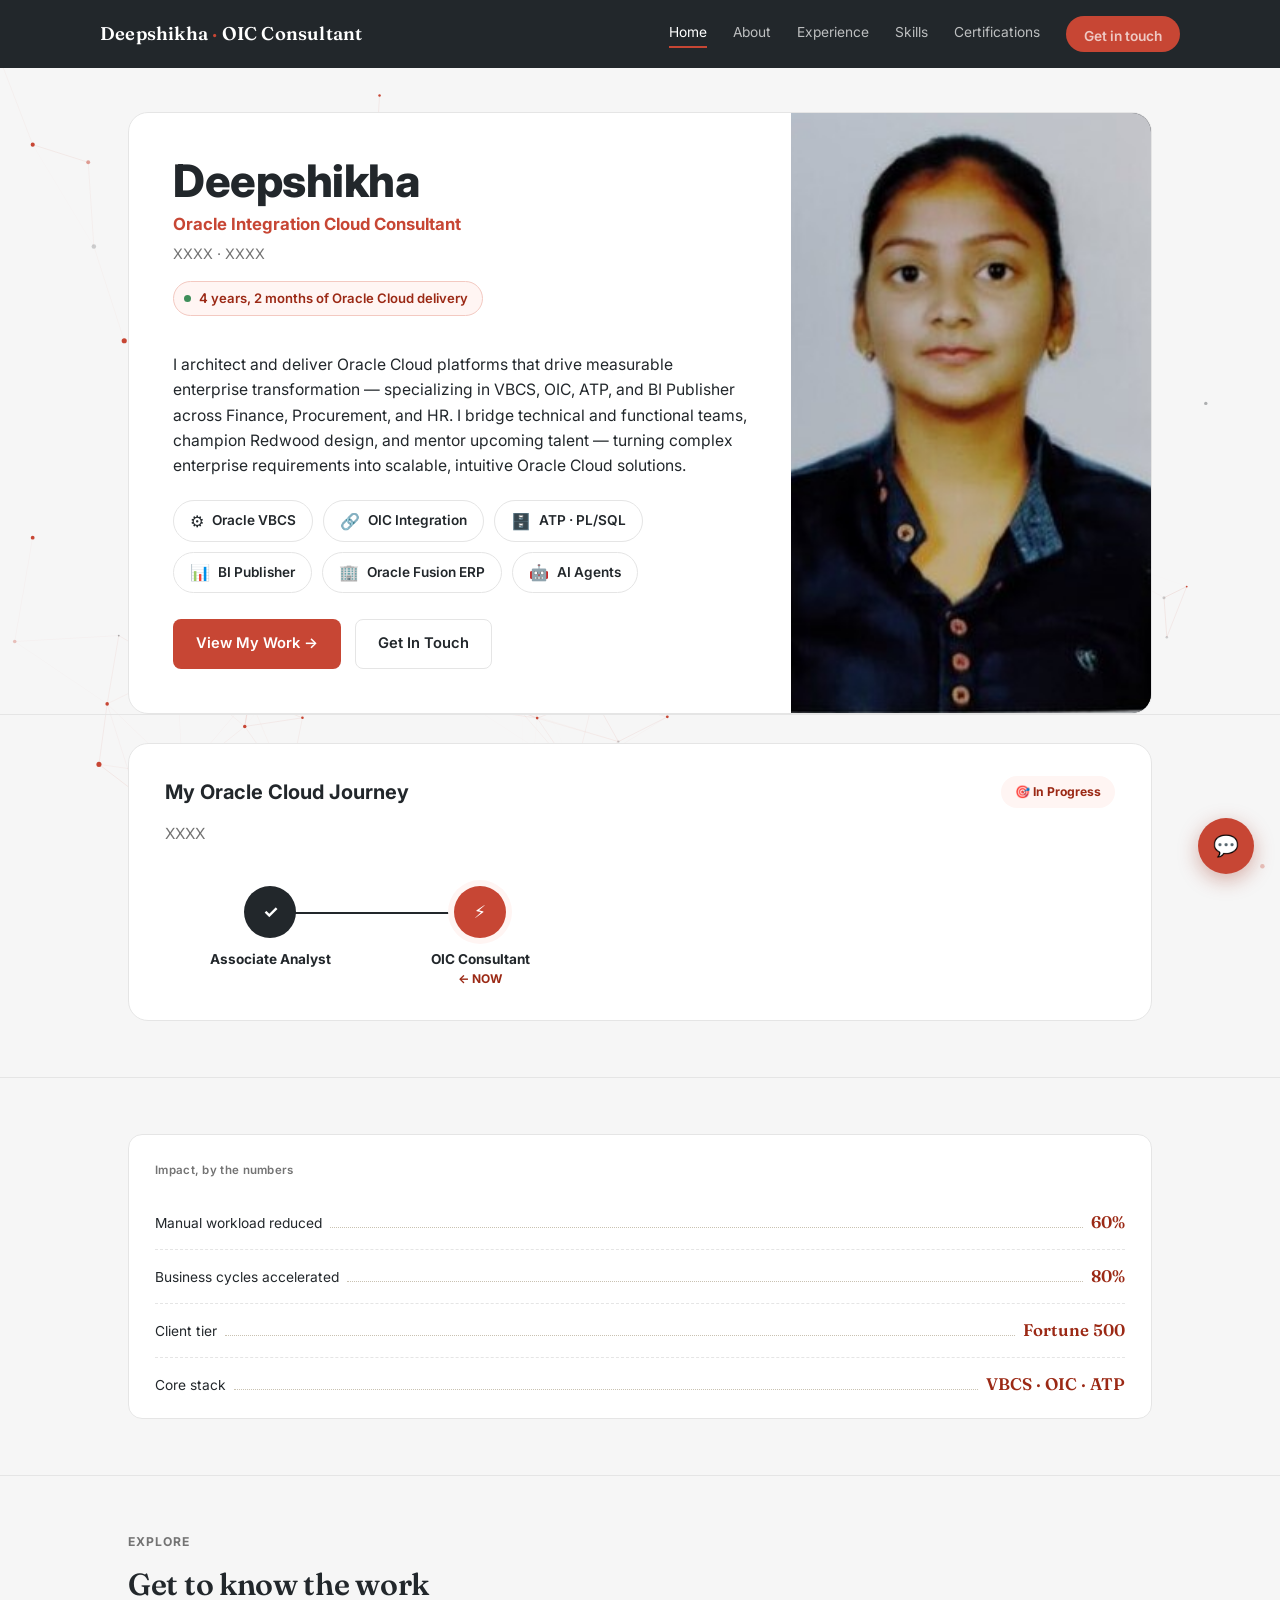
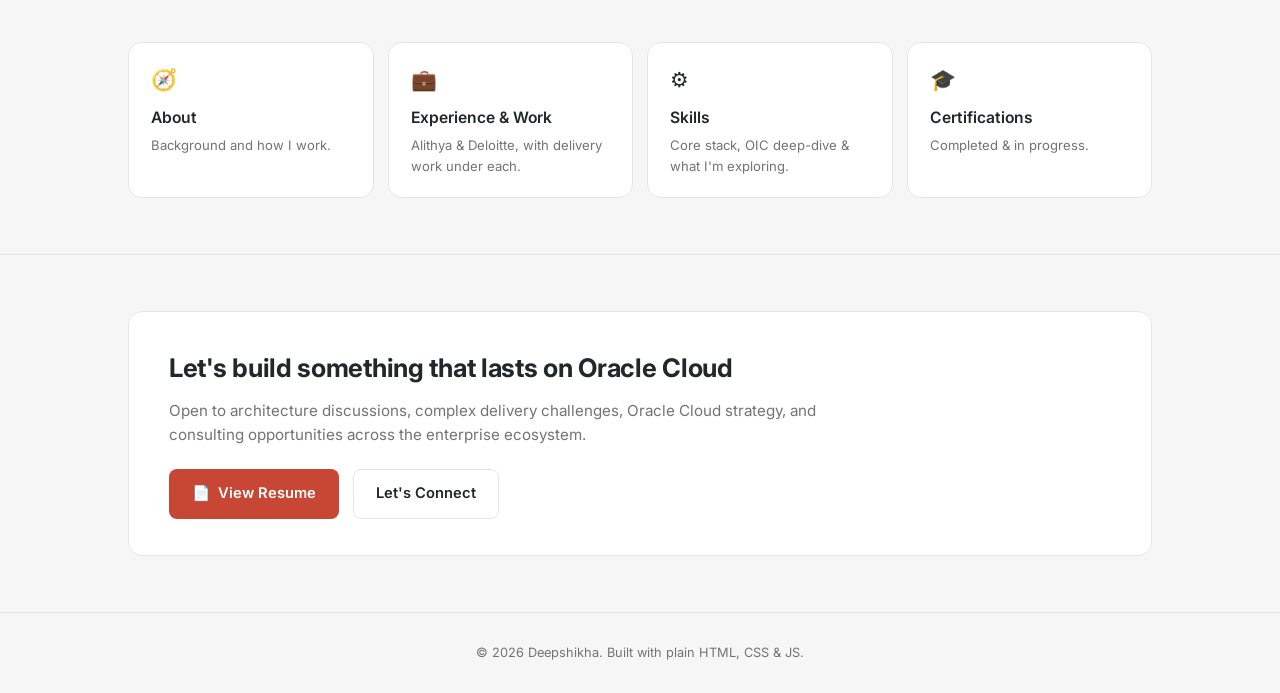
<file: index.html>
<!DOCTYPE html>
<html lang="en">
<head>
<meta charset="UTF-8">
<title>Home — Deepshikha</title>
<meta name="viewport" content="width=device-width, initial-scale=1">
<meta name="description" content="Deepshikha — Oracle Integration Cloud Consultant specializing in VBCS, OIC, ATP, and BI Publisher.">
<link rel="preconnect" href="https://fonts.googleapis.com">
<link rel="preconnect" href="https://fonts.gstatic.com" crossorigin>
<link href="https://fonts.googleapis.com/css2?family=Fraunces:opsz,wght@9..144,400;9..144,500;9..144,600;9..144,700&family=Inter:wght@400;500;600;700&display=swap" rel="stylesheet">
<link rel="stylesheet" href="style.css">
</head>
<body>
<canvas id="bg-canvas" aria-hidden="true"></canvas>
<div id="page-spinner" aria-hidden="true">
  <div class="ring-outer"></div><div class="ring-mid"></div><div class="ring-dot"></div>
</div>

<div id="page-body">

<header class="site">
  <div class="wrap navrow">
    <a href="index.html" class="brand">Deepshikha <span>·</span> OIC Consultant</a>
    <button id="navToggle" aria-label="Toggle menu">☰</button>
    <nav class="links" id="navLinks">
      <a href="index.html" class="active">Home</a>
      <a href="about.html">About</a>
      <a href="experience.html">Experience</a>
      <a href="skills.html">Skills</a>
      <a href="certifications.html">Certifications</a>
      <a href="contact.html" class="navcta">Get in touch</a>
    </nav>
  </div>
</header>

<main id="top">

  <section class="hero" style="border-top:none; padding:44px 0 0;">
    <div class="wrap">
      <div class="profile-hero-card">
        <div class="profile-hero-text">
          <h1>Deepshikha</h1>
          <p class="profile-hero-role">Oracle Integration Cloud Consultant</p>
          <p class="profile-hero-loc">XXXX &middot; XXXX</p>
          <div class="exp-badge"><span class="exp-badge-dot"></span><span id="exp-years-val">Loading experience…</span></div>
          <p class="profile-hero-bio">I architect and deliver Oracle Cloud platforms that drive measurable enterprise transformation — specializing in VBCS, OIC, ATP, and BI Publisher across Finance, Procurement, and HR. I bridge technical and functional teams, champion Redwood design, and mentor upcoming talent — turning complex enterprise requirements into scalable, intuitive Oracle Cloud solutions.</p>
          <div class="skill-pill-row">
            <a href="skills.html" class="skill-pill"><span>⚙️</span>Oracle VBCS</a>
            <a href="skills.html" class="skill-pill"><span>🔗</span>OIC Integration</a>
            <a href="skills.html" class="skill-pill"><span>🗄️</span>ATP · PL/SQL</a>
            <a href="skills.html" class="skill-pill"><span>📊</span>BI Publisher</a>
            <a href="skills.html" class="skill-pill"><span>🏢</span>Oracle Fusion ERP</a>
            <a href="skills.html" class="skill-pill"><span>🤖</span>AI Agents</a>
          </div>
          <div class="hero-actions">
            <a href="experience.html" class="btn btn-primary">View My Work →</a>
            <a href="#" class="btn btn-ghost" onclick="cmOpen();return false;">Get In Touch</a>
          </div>
        </div>
        <div class="profile-hero-photo">
          <div class="photo-fallback">D</div>
          <img src="photo.jpg" alt="Deepshikha" onerror="this.style.display='none';">
        </div>
      </div>
    </div>
  </section>

  <section style="padding-top:28px;">
    <div class="wrap">
      <div class="journey-card">
        <div class="journey-head">
          <h2>My Oracle Cloud Journey</h2>
          <span class="journey-status">🎯 In Progress</span>
        </div>
        <p class="journey-text">XXXX</p>
        <div class="journey-steps">
          <div class="journey-step done">
            <div class="journey-dot">✓</div>
            <p class="journey-label">Associate Analyst</p>
          </div>
          <div class="journey-step current">
            <div class="journey-dot">⚡</div>
            <p class="journey-label">OIC Consultant<br><span class="journey-now">← NOW</span></p>
          </div>
        </div>
      </div>
    </div>
  </section>

  <section>
    <div class="wrap">
      <div class="ledger" style="max-width:none;">
        <p class="ledger-title">Impact, by the numbers</p>
        <div class="ledger-row"><span class="ledger-label">Manual workload reduced</span><span class="ledger-dots"></span><span class="ledger-val">60%</span></div>
        <div class="ledger-row"><span class="ledger-label">Business cycles accelerated</span><span class="ledger-dots"></span><span class="ledger-val">80%</span></div>
        <div class="ledger-row"><span class="ledger-label">Client tier</span><span class="ledger-dots"></span><span class="ledger-val">Fortune 500</span></div>
        <div class="ledger-row"><span class="ledger-label">Core stack</span><span class="ledger-dots"></span><span class="ledger-val">VBCS · OIC · ATP</span></div>
      </div>
    </div>
  </section>

  <section>
    <div class="wrap">
      <div class="section-head">
        <p class="kicker">Explore</p>
        <h2>Get to know the work</h2>
      </div>
      <div class="quicklinks">
        <a class="qlink" href="about.html"><span class="qi">🧭</span><h3>About</h3><p>Background and how I work.</p></a>
        <a class="qlink" href="experience.html"><span class="qi">💼</span><h3>Experience &amp; Work</h3><p>Alithya &amp; Deloitte, with delivery work under each.</p></a>
        <a class="qlink" href="skills.html"><span class="qi">⚙️</span><h3>Skills</h3><p>Core stack, OIC deep-dive &amp; what I'm exploring.</p></a>
        <a class="qlink" href="certifications.html"><span class="qi">🎓</span><h3>Certifications</h3><p>Completed &amp; in progress.</p></a>
      </div>
    </div>
  </section>

  <section>
    <div class="wrap">
      <div class="cta-card">
        <h2>Let's build something that lasts on Oracle Cloud</h2>
        <p>Open to architecture discussions, complex delivery challenges, Oracle Cloud strategy, and consulting opportunities across the enterprise ecosystem.</p>
        <div class="hero-actions">
          <a href="resume.pdf" download class="btn btn-primary">📄&nbsp; View Resume</a>
          <a href="#" class="btn btn-ghost" onclick="cmOpen();return false;">Let's Connect</a>

        </div>
      </div>
    </div>
  </section>

</main>

<footer>© <span id="yr"></span> Deepshikha. Built with plain HTML, CSS &amp; JS.</footer>

</div><!-- /page-body -->

<!-- Contact modal: Draft -> Sending -> Sent -->
<div id="cm-overlay" role="dialog" aria-modal="true" aria-labelledby="cm-title">
  <div id="cm-modal">
    <div id="cm-head">
      <h3 id="cm-title">📬 Get in touch</h3>
      <button id="cm-close" onclick="cmClose()" aria-label="Close">✕</button>
    </div>
    <div id="cm-body">
      <div class="cm-stepper">
        <div class="cm-step" id="cms-1"><div class="cm-dot">1</div><div class="cm-lbl">Draft</div></div>
        <div class="cm-conn" id="cmc-12"></div>
        <div class="cm-step" id="cms-2"><div class="cm-dot">2</div><div class="cm-lbl">Sending</div></div>
        <div class="cm-conn" id="cmc-23"></div>
        <div class="cm-step" id="cms-3"><div class="cm-dot">3</div><div class="cm-lbl">Sent</div></div>
      </div>

      <div id="cm-s1">
        <div class="cm-field"><label for="cm-name">Your name</label><input class="cm-input" id="cm-name" type="text" placeholder="e.g. Priya Sharma"></div>
        <div class="cm-field"><label for="cm-email">Email address</label><input class="cm-input" id="cm-email" type="email" placeholder="you@company.com"></div>
        <div class="cm-field"><label for="cm-subj">Subject</label>
          <select class="cm-input" id="cm-subj">
            <option value="">Select a subject...</option>
            <option>Oracle Cloud Consulting Opportunity</option>
            <option>OIC / VBCS Architecture Discussion</option>
            <option>Speaking / Article Collaboration</option>
            <option>General Inquiry</option>
          </select>
        </div>
        <div class="cm-field"><label for="cm-msg">Message</label><textarea class="cm-input" id="cm-msg" placeholder="Describe your project or question..."></textarea></div>
        <div class="cm-err" id="cm-err"></div>
        <button class="cm-submit" id="cm-submit-btn" onclick="cmSubmit()">Send message →</button>
      </div>

      <div id="cm-s2" style="display:none; text-align:center; padding:26px 0;">
        <div class="cm-spin"></div>
        <div style="font-size:.9rem; font-weight:700;" id="cm-route-msg">Preparing your message...</div>
        <div style="font-size:.73rem; color:var(--muted); margin-top:5px;" id="cm-route-sub">Opening your email client</div>
      </div>

      <div id="cm-s3" style="display:none; text-align:center; padding:18px 0;">
        <div class="cm-check">✓</div>
        <div style="font-size:1rem; font-weight:800; margin-bottom:5px;">Message ready</div>
        <div style="font-size:.81rem; color:var(--muted); line-height:1.6;">Your email client should have opened with the message pre-filled.<br>If not, email <strong style="color:var(--gold-deep);">deepshikha@example.com</strong> directly.</div>
        <div class="cm-receipt" id="cm-receipt"></div>
        <button class="btn btn-ghost" style="margin-top:14px;" onclick="cmReset()">Send another →</button>
      </div>
    </div>
  </div>
</div>

<!-- Chat widget -->
<button id="chat-bubble" aria-label="Chat about Deepshikha">💬</button>
<div id="chat-panel" role="dialog" aria-label="Chat about Deepshikha">
  <div class="chat-head">
    <div class="av">🤖</div>
    <div><div class="t">Ask about Deepshikha</div><div class="s">Answers common questions</div></div>
    <button class="chat-close" onclick="chatToggle()" aria-label="Close">✕</button>
  </div>
  <div class="chat-msgs" id="chatMsgs">
    <div class="cm-msg bot">Hi! Ask me about Deepshikha's experience, skills, or projects.</div>
  </div>
  <div class="chat-chips" id="chatChips">
    <button class="chip" onclick="chatAsk('projects')">Work</button>
    <button class="chip" onclick="chatAsk('skills')">Skills</button>
    <button class="chip" onclick="chatAsk('experience')">Experience</button>
    <button class="chip" onclick="chatAsk('contact')">Contact</button>
  </div>
  <div class="chat-input-row">
    <input id="chatInput" placeholder="Type a question..." onkeydown="if(event.key==='Enter')chatAsk()">
    <button class="chat-send" id="chatSendBtn" onclick="chatAsk()" aria-label="Send">➤</button>
  </div>
</div>

<script src="app.js"></script>
</body>
</html>
</file>
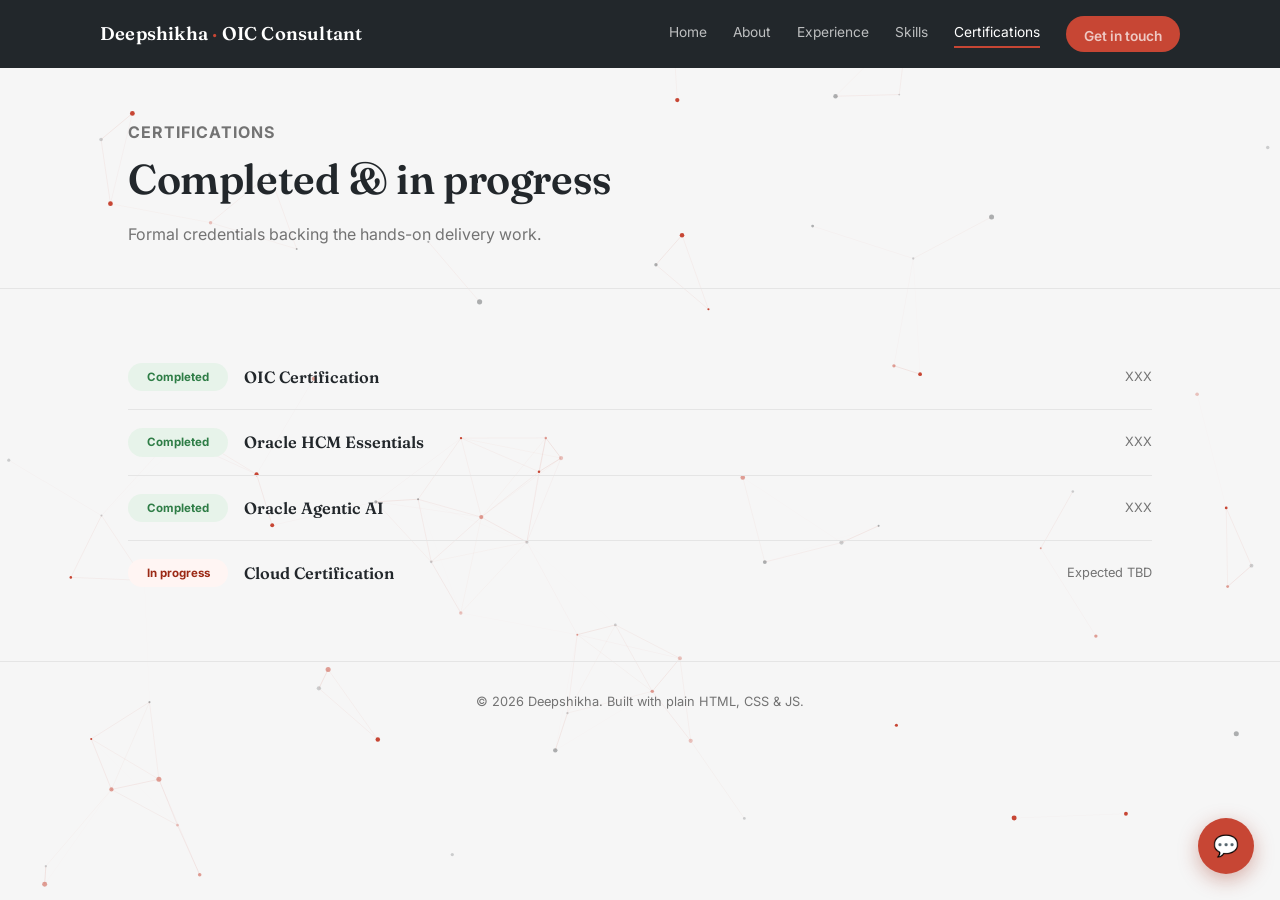
<file: certifications.html>
<!DOCTYPE html>
<html lang="en">
<head>
<meta charset="UTF-8">
<title>Certifications — Deepshikha</title>
<meta name="viewport" content="width=device-width, initial-scale=1">
<meta name="description" content="Deepshikha — Oracle Integration Cloud Consultant specializing in VBCS, OIC, ATP, and BI Publisher.">
<link rel="preconnect" href="https://fonts.googleapis.com">
<link rel="preconnect" href="https://fonts.gstatic.com" crossorigin>
<link href="https://fonts.googleapis.com/css2?family=Fraunces:opsz,wght@9..144,400;9..144,500;9..144,600;9..144,700&family=Inter:wght@400;500;600;700&display=swap" rel="stylesheet">
<link rel="stylesheet" href="style.css">
</head>
<body>
<canvas id="bg-canvas" aria-hidden="true"></canvas>
<div id="page-spinner" aria-hidden="true">
  <div class="ring-outer"></div><div class="ring-mid"></div><div class="ring-dot"></div>
</div>

<div id="page-body">

<header class="site">
  <div class="wrap navrow">
    <a href="index.html" class="brand">Deepshikha <span>·</span> OIC Consultant</a>
    <button id="navToggle" aria-label="Toggle menu">☰</button>
    <nav class="links" id="navLinks">
      <a href="index.html">Home</a>
      <a href="about.html">About</a>
      <a href="experience.html">Experience</a>
      <a href="skills.html">Skills</a>
      <a href="certifications.html" class="active">Certifications</a>
      <a href="contact.html" class="navcta">Get in touch</a>
    </nav>
  </div>
</header>

<main id="top">

  <section class="page-hero">
    <div class="wrap">
      <p class="kicker">Certifications</p>
      <h1>Completed &amp; in progress</h1>
      <p>Formal credentials backing the hands-on delivery work.</p>
    </div>
  </section>
  <section>
    <div class="wrap">
      <div class="cert-list">
        <div class="cert-row"><span class="cert-status done">Completed</span><span class="cert-name">OIC Certification</span><span class="cert-date">XXX</span></div>
        <div class="cert-row"><span class="cert-status done">Completed</span><span class="cert-name">Oracle HCM Essentials</span><span class="cert-date">XXX</span></div>
        <div class="cert-row"><span class="cert-status done">Completed</span><span class="cert-name">Oracle Agentic AI</span><span class="cert-date">XXX</span></div>
        <div class="cert-row"><span class="cert-status progress">In progress</span><span class="cert-name">Cloud Certification</span><span class="cert-date">Expected TBD</span></div>
      </div>
    </div>
  </section>

</main>

<footer>© <span id="yr"></span> Deepshikha. Built with plain HTML, CSS &amp; JS.</footer>

</div><!-- /page-body -->

<!-- Contact modal: Draft -> Sending -> Sent -->
<div id="cm-overlay" role="dialog" aria-modal="true" aria-labelledby="cm-title">
  <div id="cm-modal">
    <div id="cm-head">
      <h3 id="cm-title">📬 Get in touch</h3>
      <button id="cm-close" onclick="cmClose()" aria-label="Close">✕</button>
    </div>
    <div id="cm-body">
      <div class="cm-stepper">
        <div class="cm-step" id="cms-1"><div class="cm-dot">1</div><div class="cm-lbl">Draft</div></div>
        <div class="cm-conn" id="cmc-12"></div>
        <div class="cm-step" id="cms-2"><div class="cm-dot">2</div><div class="cm-lbl">Sending</div></div>
        <div class="cm-conn" id="cmc-23"></div>
        <div class="cm-step" id="cms-3"><div class="cm-dot">3</div><div class="cm-lbl">Sent</div></div>
      </div>

      <div id="cm-s1">
        <div class="cm-field"><label for="cm-name">Your name</label><input class="cm-input" id="cm-name" type="text" placeholder="e.g. Priya Sharma"></div>
        <div class="cm-field"><label for="cm-email">Email address</label><input class="cm-input" id="cm-email" type="email" placeholder="you@company.com"></div>
        <div class="cm-field"><label for="cm-subj">Subject</label>
          <select class="cm-input" id="cm-subj">
            <option value="">Select a subject...</option>
            <option>Oracle Cloud Consulting Opportunity</option>
            <option>OIC / VBCS Architecture Discussion</option>
            <option>Speaking / Article Collaboration</option>
            <option>General Inquiry</option>
          </select>
        </div>
        <div class="cm-field"><label for="cm-msg">Message</label><textarea class="cm-input" id="cm-msg" placeholder="Describe your project or question..."></textarea></div>
        <div class="cm-err" id="cm-err"></div>
        <button class="cm-submit" id="cm-submit-btn" onclick="cmSubmit()">Send message →</button>
      </div>

      <div id="cm-s2" style="display:none; text-align:center; padding:26px 0;">
        <div class="cm-spin"></div>
        <div style="font-size:.9rem; font-weight:700;" id="cm-route-msg">Preparing your message...</div>
        <div style="font-size:.73rem; color:var(--muted); margin-top:5px;" id="cm-route-sub">Opening your email client</div>
      </div>

      <div id="cm-s3" style="display:none; text-align:center; padding:18px 0;">
        <div class="cm-check">✓</div>
        <div style="font-size:1rem; font-weight:800; margin-bottom:5px;">Message ready</div>
        <div style="font-size:.81rem; color:var(--muted); line-height:1.6;">Your email client should have opened with the message pre-filled.<br>If not, email <strong style="color:var(--gold-deep);">deepshikha@example.com</strong> directly.</div>
        <div class="cm-receipt" id="cm-receipt"></div>
        <button class="btn btn-ghost" style="margin-top:14px;" onclick="cmReset()">Send another →</button>
      </div>
    </div>
  </div>
</div>

<!-- Chat widget -->
<button id="chat-bubble" aria-label="Chat about Deepshikha">💬</button>
<div id="chat-panel" role="dialog" aria-label="Chat about Deepshikha">
  <div class="chat-head">
    <div class="av">🤖</div>
    <div><div class="t">Ask about Deepshikha</div><div class="s">Answers common questions</div></div>
    <button class="chat-close" onclick="chatToggle()" aria-label="Close">✕</button>
  </div>
  <div class="chat-msgs" id="chatMsgs">
    <div class="cm-msg bot">Hi! Ask me about Deepshikha's experience, skills, or projects.</div>
  </div>
  <div class="chat-chips" id="chatChips">
    <button class="chip" onclick="chatAsk('projects')">Work</button>
    <button class="chip" onclick="chatAsk('skills')">Skills</button>
    <button class="chip" onclick="chatAsk('experience')">Experience</button>
    <button class="chip" onclick="chatAsk('contact')">Contact</button>
  </div>
  <div class="chat-input-row">
    <input id="chatInput" placeholder="Type a question..." onkeydown="if(event.key==='Enter')chatAsk()">
    <button class="chat-send" id="chatSendBtn" onclick="chatAsk()" aria-label="Send">➤</button>
  </div>
</div>

<script src="app.js"></script>
</body>
</html>
</file>
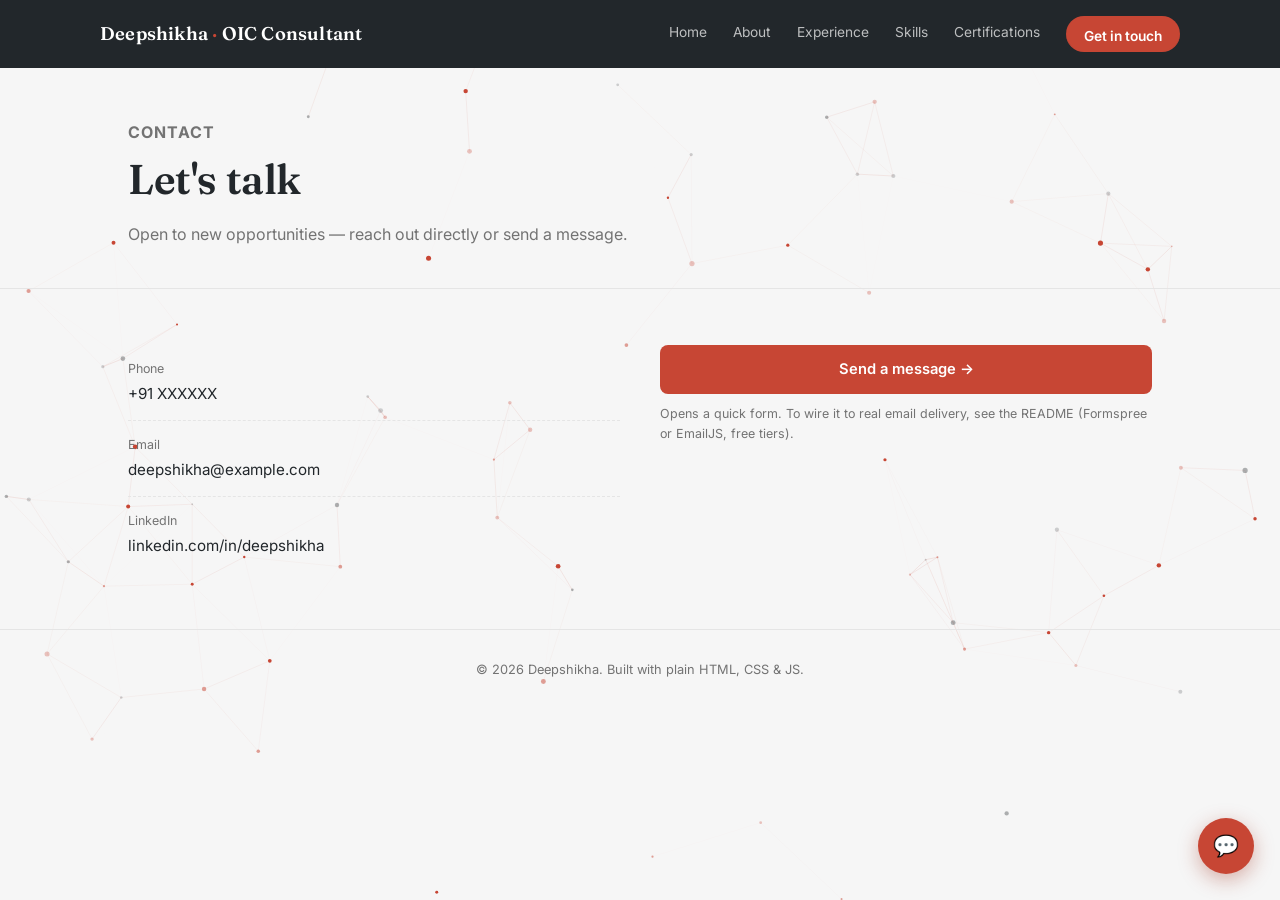
<file: contact.html>
<!DOCTYPE html>
<html lang="en">
<head>
<meta charset="UTF-8">
<title>Contact — Deepshikha</title>
<meta name="viewport" content="width=device-width, initial-scale=1">
<meta name="description" content="Deepshikha — Oracle Integration Cloud Consultant specializing in VBCS, OIC, ATP, and BI Publisher.">
<link rel="preconnect" href="https://fonts.googleapis.com">
<link rel="preconnect" href="https://fonts.gstatic.com" crossorigin>
<link href="https://fonts.googleapis.com/css2?family=Fraunces:opsz,wght@9..144,400;9..144,500;9..144,600;9..144,700&family=Inter:wght@400;500;600;700&display=swap" rel="stylesheet">
<link rel="stylesheet" href="style.css">
</head>
<body>
<canvas id="bg-canvas" aria-hidden="true"></canvas>
<div id="page-spinner" aria-hidden="true">
  <div class="ring-outer"></div><div class="ring-mid"></div><div class="ring-dot"></div>
</div>

<div id="page-body">

<header class="site">
  <div class="wrap navrow">
    <a href="index.html" class="brand">Deepshikha <span>·</span> OIC Consultant</a>
    <button id="navToggle" aria-label="Toggle menu">☰</button>
    <nav class="links" id="navLinks">
      <a href="index.html">Home</a>
      <a href="about.html">About</a>
      <a href="experience.html">Experience</a>
      <a href="skills.html">Skills</a>
      <a href="certifications.html">Certifications</a>
      <a href="contact.html" class="navcta active">Get in touch</a>
    </nav>
  </div>
</header>

<main id="top">

  <section class="page-hero">
    <div class="wrap">
      <p class="kicker">Contact</p>
      <h1>Let's talk</h1>
      <p>Open to new opportunities — reach out directly or send a message.</p>
    </div>
  </section>
  <section>
    <div class="wrap contact-grid">
      <ul class="contact-list">
        <li><span class="l">Phone</span>+91 XXXXXX</li>
        <li><span class="l">Email</span>deepshikha@example.com</li>
        <li><span class="l">LinkedIn</span>linkedin.com/in/deepshikha</li>
      </ul>
      <div>
        <a href="#" class="btn btn-primary" onclick="cmOpen();return false;" style="width:100%; text-align:center; display:block;">Send a message →</a>
        <p style="font-size:.78rem; color:var(--muted); margin-top:10px;">Opens a quick form. To wire it to real email delivery, see the README (Formspree or EmailJS, free tiers).</p>
      </div>
    </div>
  </section>

</main>

<footer>© <span id="yr"></span> Deepshikha. Built with plain HTML, CSS &amp; JS.</footer>

</div><!-- /page-body -->

<!-- Contact modal: Draft -> Sending -> Sent -->
<div id="cm-overlay" role="dialog" aria-modal="true" aria-labelledby="cm-title">
  <div id="cm-modal">
    <div id="cm-head">
      <h3 id="cm-title">📬 Get in touch</h3>
      <button id="cm-close" onclick="cmClose()" aria-label="Close">✕</button>
    </div>
    <div id="cm-body">
      <div class="cm-stepper">
        <div class="cm-step" id="cms-1"><div class="cm-dot">1</div><div class="cm-lbl">Draft</div></div>
        <div class="cm-conn" id="cmc-12"></div>
        <div class="cm-step" id="cms-2"><div class="cm-dot">2</div><div class="cm-lbl">Sending</div></div>
        <div class="cm-conn" id="cmc-23"></div>
        <div class="cm-step" id="cms-3"><div class="cm-dot">3</div><div class="cm-lbl">Sent</div></div>
      </div>

      <div id="cm-s1">
        <div class="cm-field"><label for="cm-name">Your name</label><input class="cm-input" id="cm-name" type="text" placeholder="e.g. Priya Sharma"></div>
        <div class="cm-field"><label for="cm-email">Email address</label><input class="cm-input" id="cm-email" type="email" placeholder="you@company.com"></div>
        <div class="cm-field"><label for="cm-subj">Subject</label>
          <select class="cm-input" id="cm-subj">
            <option value="">Select a subject...</option>
            <option>Oracle Cloud Consulting Opportunity</option>
            <option>OIC / VBCS Architecture Discussion</option>
            <option>Speaking / Article Collaboration</option>
            <option>General Inquiry</option>
          </select>
        </div>
        <div class="cm-field"><label for="cm-msg">Message</label><textarea class="cm-input" id="cm-msg" placeholder="Describe your project or question..."></textarea></div>
        <div class="cm-err" id="cm-err"></div>
        <button class="cm-submit" id="cm-submit-btn" onclick="cmSubmit()">Send message →</button>
      </div>

      <div id="cm-s2" style="display:none; text-align:center; padding:26px 0;">
        <div class="cm-spin"></div>
        <div style="font-size:.9rem; font-weight:700;" id="cm-route-msg">Preparing your message...</div>
        <div style="font-size:.73rem; color:var(--muted); margin-top:5px;" id="cm-route-sub">Opening your email client</div>
      </div>

      <div id="cm-s3" style="display:none; text-align:center; padding:18px 0;">
        <div class="cm-check">✓</div>
        <div style="font-size:1rem; font-weight:800; margin-bottom:5px;">Message ready</div>
        <div style="font-size:.81rem; color:var(--muted); line-height:1.6;">Your email client should have opened with the message pre-filled.<br>If not, email <strong style="color:var(--gold-deep);">deepshikha@example.com</strong> directly.</div>
        <div class="cm-receipt" id="cm-receipt"></div>
        <button class="btn btn-ghost" style="margin-top:14px;" onclick="cmReset()">Send another →</button>
      </div>
    </div>
  </div>
</div>

<!-- Chat widget -->
<button id="chat-bubble" aria-label="Chat about Deepshikha">💬</button>
<div id="chat-panel" role="dialog" aria-label="Chat about Deepshikha">
  <div class="chat-head">
    <div class="av">🤖</div>
    <div><div class="t">Ask about Deepshikha</div><div class="s">Answers common questions</div></div>
    <button class="chat-close" onclick="chatToggle()" aria-label="Close">✕</button>
  </div>
  <div class="chat-msgs" id="chatMsgs">
    <div class="cm-msg bot">Hi! Ask me about Deepshikha's experience, skills, or projects.</div>
  </div>
  <div class="chat-chips" id="chatChips">
    <button class="chip" onclick="chatAsk('projects')">Work</button>
    <button class="chip" onclick="chatAsk('skills')">Skills</button>
    <button class="chip" onclick="chatAsk('experience')">Experience</button>
    <button class="chip" onclick="chatAsk('contact')">Contact</button>
  </div>
  <div class="chat-input-row">
    <input id="chatInput" placeholder="Type a question..." onkeydown="if(event.key==='Enter')chatAsk()">
    <button class="chat-send" id="chatSendBtn" onclick="chatAsk()" aria-label="Send">➤</button>
  </div>
</div>

<script src="app.js"></script>
</body>
</html>
</file>
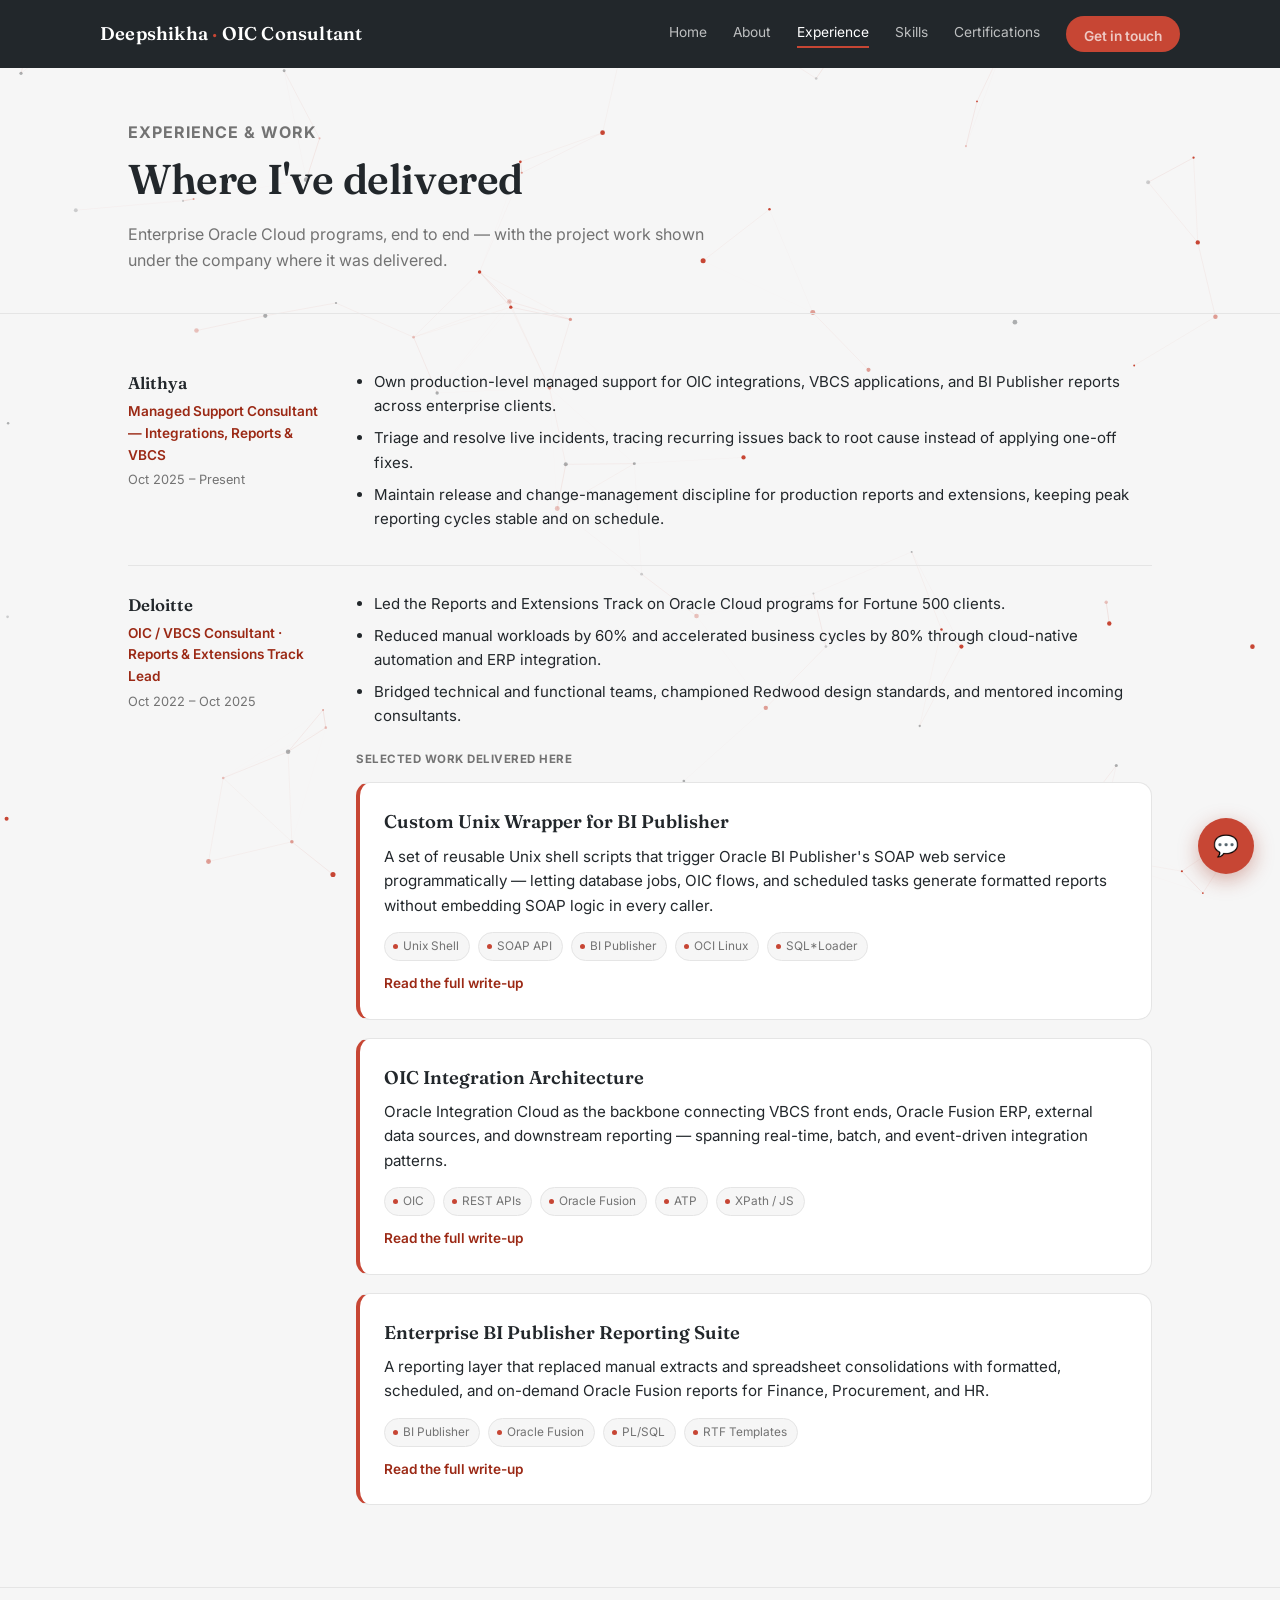
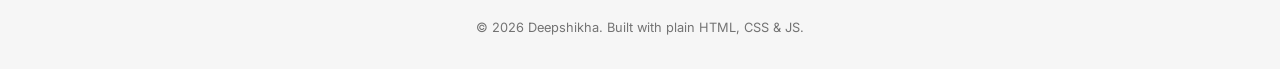
<file: experience.html>
<!DOCTYPE html>
<html lang="en">
<head>
<meta charset="UTF-8">
<title>Experience & Work — Deepshikha</title>
<meta name="viewport" content="width=device-width, initial-scale=1">
<meta name="description" content="Deepshikha — Oracle Integration Cloud Consultant specializing in VBCS, OIC, ATP, and BI Publisher.">
<link rel="preconnect" href="https://fonts.googleapis.com">
<link rel="preconnect" href="https://fonts.gstatic.com" crossorigin>
<link href="https://fonts.googleapis.com/css2?family=Fraunces:opsz,wght@9..144,400;9..144,500;9..144,600;9..144,700&family=Inter:wght@400;500;600;700&display=swap" rel="stylesheet">
<link rel="stylesheet" href="style.css">
</head>
<body>
<canvas id="bg-canvas" aria-hidden="true"></canvas>
<div id="page-spinner" aria-hidden="true">
  <div class="ring-outer"></div><div class="ring-mid"></div><div class="ring-dot"></div>
</div>

<div id="page-body">

<header class="site">
  <div class="wrap navrow">
    <a href="index.html" class="brand">Deepshikha <span>·</span> OIC Consultant</a>
    <button id="navToggle" aria-label="Toggle menu">☰</button>
    <nav class="links" id="navLinks">
      <a href="index.html">Home</a>
      <a href="about.html">About</a>
      <a href="experience.html" class="active">Experience</a>
      <a href="skills.html">Skills</a>
      <a href="certifications.html">Certifications</a>
      <a href="contact.html" class="navcta">Get in touch</a>
    </nav>
  </div>
</header>

<main id="top">

  <section class="page-hero">
    <div class="wrap">
      <p class="kicker">Experience &amp; Work</p>
      <h1>Where I've delivered</h1>
      <p>Enterprise Oracle Cloud programs, end to end — with the project work shown under the company where it was delivered.</p>
    </div>
  </section>

  <section>
    <div class="wrap">
      <div class="xp-item">
        <div class="xp-meta">
          <p class="co">Alithya</p>
          <p class="role">Managed Support Consultant — Integrations, Reports &amp; VBCS</p>
          <p class="dates">Oct 2025 – Present</p>
        </div>
        <div class="xp-body">
          <ul>
            <li>Own production-level managed support for OIC integrations, VBCS applications, and BI Publisher reports across enterprise clients.</li>
            <li>Triage and resolve live incidents, tracing recurring issues back to root cause instead of applying one-off fixes.</li>
            <li>Maintain release and change-management discipline for production reports and extensions, keeping peak reporting cycles stable and on schedule.</li>
          </ul>
        </div>
      </div>

      <div class="xp-item">
        <div class="xp-meta">
          <p class="co">Deloitte</p>
          <p class="role">OIC / VBCS Consultant · Reports &amp; Extensions Track Lead</p>
          <p class="dates">Oct 2022 – Oct 2025</p>
        </div>
        <div class="xp-body">
          <ul>
            <li>Led the Reports and Extensions Track on Oracle Cloud programs for Fortune 500 clients.</li>
            <li>Reduced manual workloads by 60% and accelerated business cycles by 80% through cloud-native automation and ERP integration.</li>
            <li>Bridged technical and functional teams, championed Redwood design standards, and mentored incoming consultants.</li>
          </ul>

          <div class="xp-projects">
            <p class="xp-projects-label">Selected work delivered here</p>
            <div class="proj-grid">

              <div class="proj-card">
                <h3>Custom Unix Wrapper for BI Publisher</h3>
                <p class="dek">A set of reusable Unix shell scripts that trigger Oracle BI Publisher's SOAP web service programmatically — letting database jobs, OIC flows, and scheduled tasks generate formatted reports without embedding SOAP logic in every caller.</p>
                <div class="proj-tags">
                  <span class="tag">Unix Shell</span><span class="tag">SOAP API</span><span class="tag">BI Publisher</span><span class="tag">OCI Linux</span><span class="tag">SQL*Loader</span>
                </div>
                <details>
                  <summary></summary>
                  <p>The wrapper accepted report path, output format, and parameters as command-line arguments, building the SOAP payload dynamically via heredoc templating. Authentication used Oracle Fusion's token-based security model, with credentials kept in encrypted files rather than hardcoded. It handled the full request lifecycle — submission, status polling, output retrieval — with retry logic for transient failures and timeout handling for long-running reports. Output could be written to the filesystem, loaded into Oracle ATP via SQL*Loader for archival, or emailed to distribution lists. Every stage was logged — timestamps, parameters, duration, response codes, output paths — for the operations monitoring tooling. Integrated as the final step of the period-close pipeline, it triggered report generation automatically once Fusion processing completed, so finance stakeholders had formatted reports within minutes of the data being ready. Report paths, parameters, and delivery targets lived in external config, so new reports could be onboarded without touching the script logic.</p>
                </details>
              </div>

              <div class="proj-card">
                <h3>OIC Integration Architecture</h3>
                <p class="dek">Oracle Integration Cloud as the backbone connecting VBCS front ends, Oracle Fusion ERP, external data sources, and downstream reporting — spanning real-time, batch, and event-driven integration patterns.</p>
                <div class="proj-tags">
                  <span class="tag">OIC</span><span class="tag">REST APIs</span><span class="tag">Oracle Fusion</span><span class="tag">ATP</span><span class="tag">XPath / JS</span>
                </div>
                <details>
                  <summary></summary>
                  <p>Real-time REST integrations fed VBCS apps with live Fusion data — worker records from HCM, PO status from Procurement, account data from Finance — with payloads shaped to each caller to minimize overhead. Scheduled batch flows extracted, transformed, and loaded high-volume transactional data into Oracle ATP, with failed records captured to a dedicated error table and surfaced on monitoring dashboards. Event-driven integrations subscribed to Oracle Fusion Business Events — PO approval, JE posting, HCM position change — to trigger notifications, update PaaS data stores, or kick off BI Publisher report bursts. Every integration carried structured logging with business identifiers (PO number, employee ID, JE batch reference) for end-to-end traceability, governed by a shared connection library and a documented integration inventory so new team members could onboard without relying on tribal knowledge.</p>
                </details>
              </div>

              <div class="proj-card">
                <h3>Enterprise BI Publisher Reporting Suite</h3>
                <p class="dek">A reporting layer that replaced manual extracts and spreadsheet consolidations with formatted, scheduled, and on-demand Oracle Fusion reports for Finance, Procurement, and HR.</p>
                <div class="proj-tags">
                  <span class="tag">BI Publisher</span><span class="tag">Oracle Fusion</span><span class="tag">PL/SQL</span><span class="tag">RTF Templates</span>
                </div>
                <details>
                  <summary></summary>
                  <p>Reports were built on Oracle's delivered data models where possible, and on custom SQL/PL-SQL data sets where standard models didn't surface the needed fields. RTF and XLS templates supported enterprise formatting — conditional formatting, grouping, multi-level summaries — output as PDF, Excel, or HTML depending on use. Coverage spanned journal entry listings, account balance summaries, and intercompany reconciliations in Finance; PO status, requisition aging, and supplier spend in Procurement; headcount and position vacancy reports in HR. Reports ran on Oracle Fusion's scheduler at daily, weekly, or period-end cadence, distributed by email or through the BI Catalog, with burst scheduling delivering personalized slices to each cost-centre owner. Templates and data models were version-controlled under a consistent naming convention, with regular query tuning and bind variables to keep high-volume reports fast.</p>
                </details>
              </div>

            </div>
          </div>
        </div>
      </div>
    </div>
  </section>

</main>

<footer>© <span id="yr"></span> Deepshikha. Built with plain HTML, CSS &amp; JS.</footer>

</div><!-- /page-body -->

<!-- Contact modal: Draft -> Sending -> Sent -->
<div id="cm-overlay" role="dialog" aria-modal="true" aria-labelledby="cm-title">
  <div id="cm-modal">
    <div id="cm-head">
      <h3 id="cm-title">📬 Get in touch</h3>
      <button id="cm-close" onclick="cmClose()" aria-label="Close">✕</button>
    </div>
    <div id="cm-body">
      <div class="cm-stepper">
        <div class="cm-step" id="cms-1"><div class="cm-dot">1</div><div class="cm-lbl">Draft</div></div>
        <div class="cm-conn" id="cmc-12"></div>
        <div class="cm-step" id="cms-2"><div class="cm-dot">2</div><div class="cm-lbl">Sending</div></div>
        <div class="cm-conn" id="cmc-23"></div>
        <div class="cm-step" id="cms-3"><div class="cm-dot">3</div><div class="cm-lbl">Sent</div></div>
      </div>

      <div id="cm-s1">
        <div class="cm-field"><label for="cm-name">Your name</label><input class="cm-input" id="cm-name" type="text" placeholder="e.g. Priya Sharma"></div>
        <div class="cm-field"><label for="cm-email">Email address</label><input class="cm-input" id="cm-email" type="email" placeholder="you@company.com"></div>
        <div class="cm-field"><label for="cm-subj">Subject</label>
          <select class="cm-input" id="cm-subj">
            <option value="">Select a subject...</option>
            <option>Oracle Cloud Consulting Opportunity</option>
            <option>OIC / VBCS Architecture Discussion</option>
            <option>Speaking / Article Collaboration</option>
            <option>General Inquiry</option>
          </select>
        </div>
        <div class="cm-field"><label for="cm-msg">Message</label><textarea class="cm-input" id="cm-msg" placeholder="Describe your project or question..."></textarea></div>
        <div class="cm-err" id="cm-err"></div>
        <button class="cm-submit" id="cm-submit-btn" onclick="cmSubmit()">Send message →</button>
      </div>

      <div id="cm-s2" style="display:none; text-align:center; padding:26px 0;">
        <div class="cm-spin"></div>
        <div style="font-size:.9rem; font-weight:700;" id="cm-route-msg">Preparing your message...</div>
        <div style="font-size:.73rem; color:var(--muted); margin-top:5px;" id="cm-route-sub">Opening your email client</div>
      </div>

      <div id="cm-s3" style="display:none; text-align:center; padding:18px 0;">
        <div class="cm-check">✓</div>
        <div style="font-size:1rem; font-weight:800; margin-bottom:5px;">Message ready</div>
        <div style="font-size:.81rem; color:var(--muted); line-height:1.6;">Your email client should have opened with the message pre-filled.<br>If not, email <strong style="color:var(--gold-deep);">deepshikha@example.com</strong> directly.</div>
        <div class="cm-receipt" id="cm-receipt"></div>
        <button class="btn btn-ghost" style="margin-top:14px;" onclick="cmReset()">Send another →</button>
      </div>
    </div>
  </div>
</div>

<!-- Chat widget -->
<button id="chat-bubble" aria-label="Chat about Deepshikha">💬</button>
<div id="chat-panel" role="dialog" aria-label="Chat about Deepshikha">
  <div class="chat-head">
    <div class="av">🤖</div>
    <div><div class="t">Ask about Deepshikha</div><div class="s">Answers common questions</div></div>
    <button class="chat-close" onclick="chatToggle()" aria-label="Close">✕</button>
  </div>
  <div class="chat-msgs" id="chatMsgs">
    <div class="cm-msg bot">Hi! Ask me about Deepshikha's experience, skills, or projects.</div>
  </div>
  <div class="chat-chips" id="chatChips">
    <button class="chip" onclick="chatAsk('projects')">Work</button>
    <button class="chip" onclick="chatAsk('skills')">Skills</button>
    <button class="chip" onclick="chatAsk('experience')">Experience</button>
    <button class="chip" onclick="chatAsk('contact')">Contact</button>
  </div>
  <div class="chat-input-row">
    <input id="chatInput" placeholder="Type a question..." onkeydown="if(event.key==='Enter')chatAsk()">
    <button class="chat-send" id="chatSendBtn" onclick="chatAsk()" aria-label="Send">➤</button>
  </div>
</div>

<script src="app.js"></script>
</body>
</html>
</file>
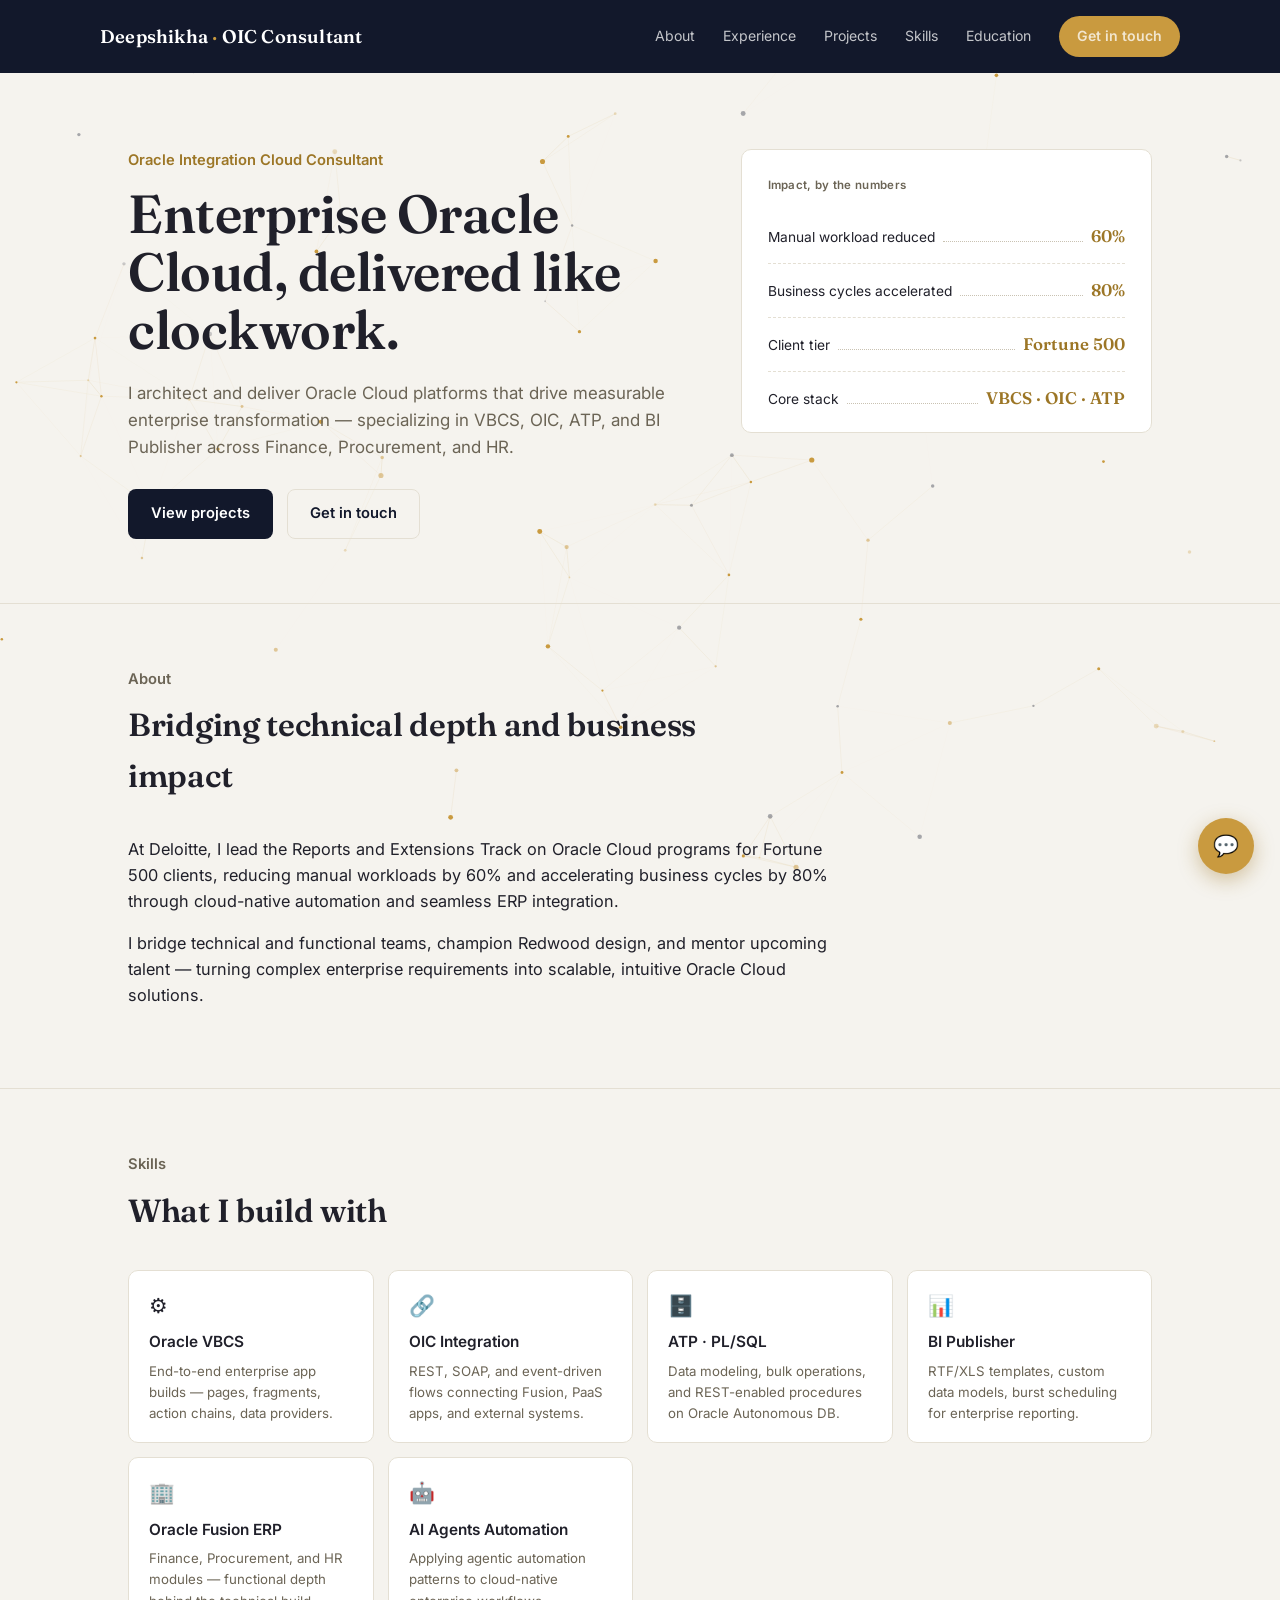
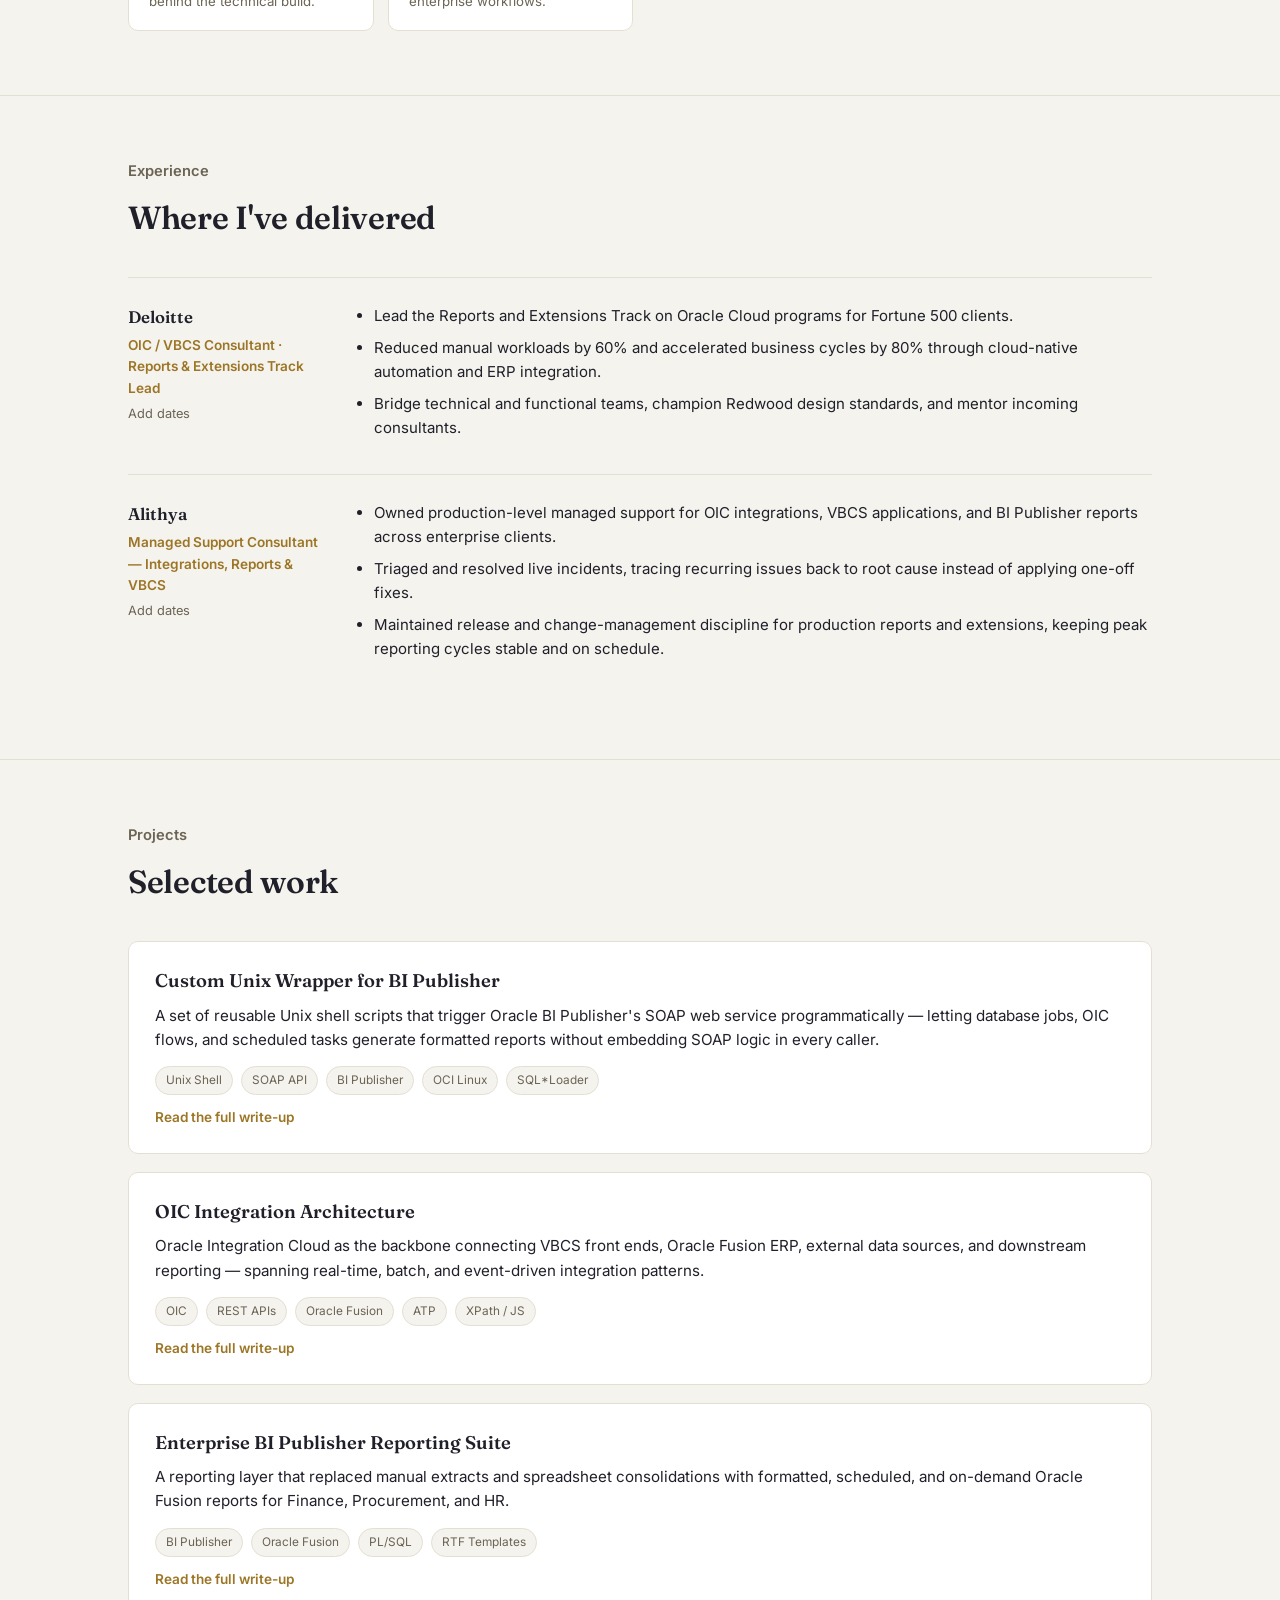
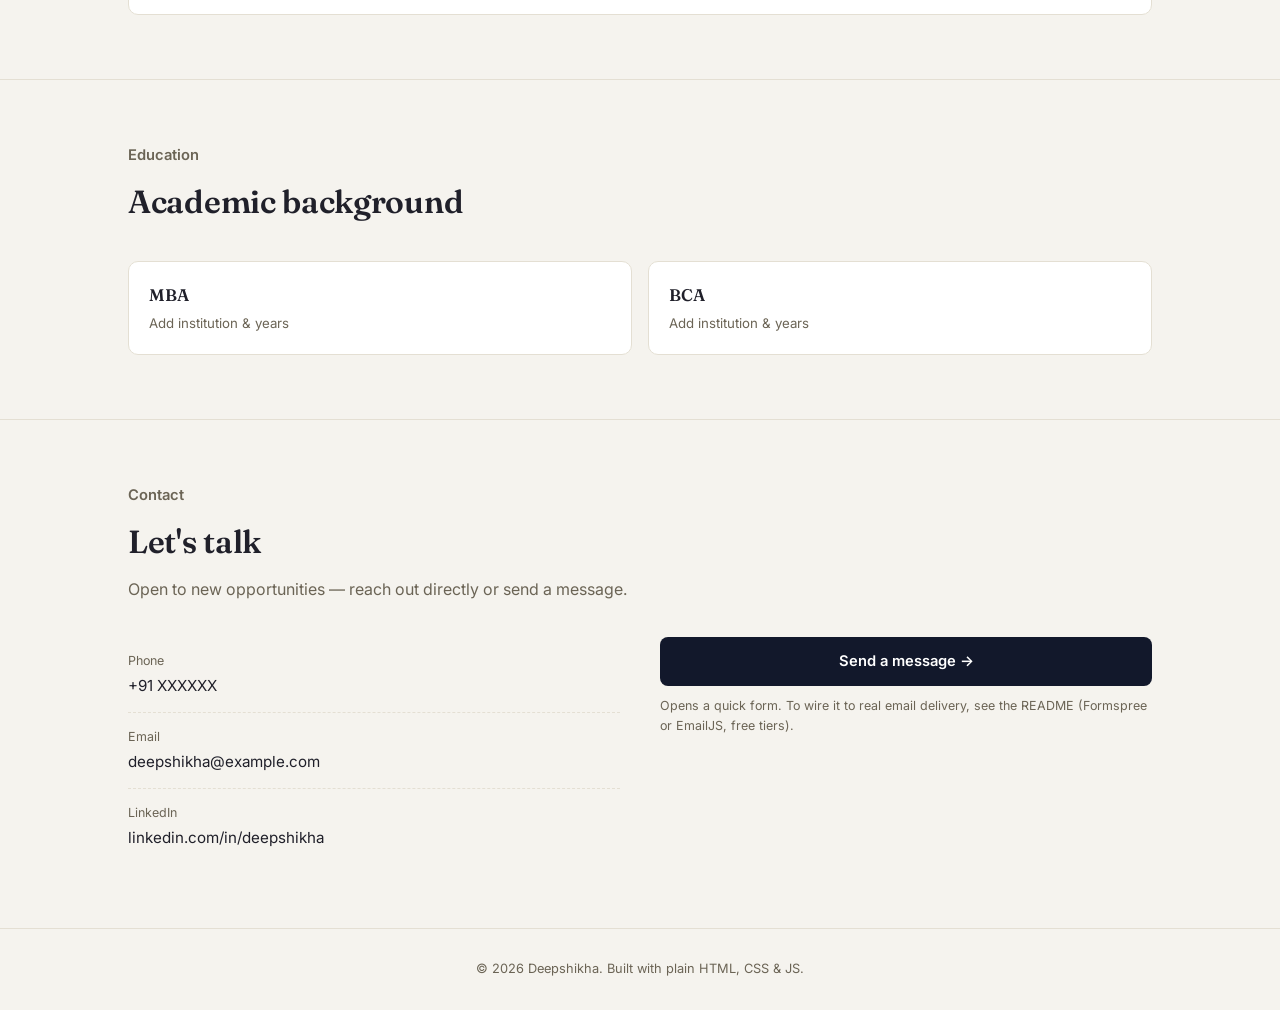
<file: portfolio_index.html>
<!DOCTYPE html>
<html lang="en">
<head>
<meta charset="UTF-8">
<title>Deepshikha — OIC Consultant</title>
<meta name="viewport" content="width=device-width, initial-scale=1">
<meta name="description" content="Deepshikha — Oracle Integration Cloud Consultant specializing in VBCS, OIC, ATP, and BI Publisher.">
<link rel="preconnect" href="https://fonts.googleapis.com">
<link rel="preconnect" href="https://fonts.gstatic.com" crossorigin>
<link href="https://fonts.googleapis.com/css2?family=Fraunces:opsz,wght@9..144,400;9..144,500;9..144,600;9..144,700&family=Inter:wght@400;500;600;700&display=swap" rel="stylesheet">
<style>
  :root{
    --ink:#12182B;
    --ink-soft:#1E2740;
    --gold:#C99A3F;
    --gold-deep:#9C7626;
    --ivory:#F5F3EE;
    --paper:#FFFFFF;
    --line:#E4DFD3;
    --muted:#6B6455;
    --text:#20202A;
    --radius:10px;
    --maxw:1080px;
  }
  *{box-sizing:border-box;}
  html{scroll-behavior:smooth;}
  html,body{background:var(--ivory);}
  body{
    margin:0; color:var(--text);
    font-family:'Inter',system-ui,sans-serif;
    line-height:1.6; -webkit-font-smoothing:antialiased;
    position:relative;
  }
  h1,h2,h3,.serif{ font-family:'Fraunces',serif; }
  a{ color:inherit; }
  img{max-width:100%;display:block;}
  .wrap{ max-width:var(--maxw); margin:0 auto; padding:0 28px; }
  :focus-visible{ outline:2px solid var(--gold-deep); outline-offset:3px; }
  @media (prefers-reduced-motion: reduce){ *{ animation:none !important; transition:none !important; } }

  /* ── particle background canvas ── */
  #bg-canvas{ position:fixed; inset:0; width:100%; height:100%; z-index:0; pointer-events:none; display:block; }
  #page-body{ position:relative; z-index:1; }

  /* ── page-load spinner ── */
  #page-spinner{
    position:fixed; top:50%; left:50%; transform:translate(-50%,-50%);
    width:50px; height:50px; z-index:500; pointer-events:none;
    transition:opacity .5s ease, transform .5s ease;
  }
  #page-spinner.done{ opacity:0; transform:translate(-50%,-50%) scale(.6); }
  #page-spinner .ring-outer{ position:absolute; inset:0; border-radius:50%; border:2px solid rgba(201,154,63,.18); border-top-color:var(--gold-deep); animation:spinCW 1.1s linear infinite; }
  #page-spinner .ring-mid{ position:absolute; top:8px; left:8px; right:8px; bottom:8px; border-radius:50%; border:1.5px solid rgba(201,154,63,.14); border-bottom-color:var(--gold-deep); animation:spinCCW .75s linear infinite; }
  #page-spinner .ring-dot{ position:absolute; top:50%; left:50%; width:5px; height:5px; background:var(--gold-deep); border-radius:50%; transform:translate(-50%,-50%); animation:spinPulse 1.1s ease-in-out infinite; }
  @keyframes spinCW{ to{ transform:rotate(360deg); } }
  @keyframes spinCCW{ to{ transform:rotate(-360deg); } }
  @keyframes spinPulse{ 0%,100%{ opacity:.4; transform:translate(-50%,-50%) scale(.8); } 50%{ opacity:1; transform:translate(-50%,-50%) scale(1.2); } }
  #blur-veil{ filter:blur(6px); }

  /* ── Header ── */
  header.site{ position:sticky; top:0; z-index:40; background:var(--ink); color:#fff; }
  .navrow{ display:flex; align-items:center; justify-content:space-between; padding:16px 0; }
  .brand{ font-family:'Fraunces',serif; font-weight:600; font-size:1.15rem; letter-spacing:.2px; text-decoration:none; color:#fff; }
  .brand span{ color:var(--gold); }
  nav.links{ display:flex; gap:28px; align-items:center; }
  nav.links a{ font-size:.88rem; text-decoration:none; color:rgba(255,255,255,.75); transition:color .15s; }
  nav.links a:hover{ color:#fff; }
  .navcta{ background:var(--gold); color:var(--ink); padding:9px 18px; border-radius:999px; font-weight:600; font-size:.84rem; text-decoration:none; border:none; cursor:pointer; }
  .navcta:hover{ background:#dbae5a; }
  #navToggle{ display:none; background:none; border:1px solid rgba(255,255,255,.3); color:#fff; border-radius:8px; padding:7px 10px; cursor:pointer; }
  @media (max-width:760px){
    nav.links{ display:none; position:absolute; top:64px; left:0; right:0; background:var(--ink); flex-direction:column; gap:0; padding:6px 0 14px; border-top:1px solid rgba(255,255,255,.08); }
    nav.links.open{ display:flex; }
    nav.links a{ padding:12px 28px; width:100%; }
    #navToggle{ display:block; }
  }

  /* ── Hero ── */
  .hero{ padding:76px 0 64px; }
  .hero-grid{ display:grid; grid-template-columns:1.15fr .85fr; gap:56px; align-items:start; }
  @media (max-width:860px){ .hero-grid{ grid-template-columns:1fr; } }
  .kicker{ font-size:.92rem; color:var(--gold-deep); font-weight:600; margin:0 0 14px; }
  .hero h1{ font-size:clamp(2.1rem,4.6vw,3.35rem); line-height:1.08; font-weight:600; margin:0 0 20px; letter-spacing:-.5px; }
  .hero p.lede{ font-size:1.06rem; color:var(--muted); max-width:56ch; margin:0 0 28px; }
  .hero-actions{ display:flex; gap:14px; flex-wrap:wrap; }
  .btn{ display:inline-block; padding:12px 22px; border-radius:8px; text-decoration:none; font-weight:600; font-size:.92rem; cursor:pointer; border:1px solid transparent; }
  .btn-primary{ background:var(--ink); color:#fff; }
  .btn-primary:hover{ background:var(--ink-soft); }
  .btn-ghost{ border-color:var(--line); color:var(--ink); background:transparent; }
  .btn-ghost:hover{ border-color:var(--gold-deep); color:var(--gold-deep); }

  .ledger{ background:var(--paper); border:1px solid var(--line); border-radius:var(--radius); padding:26px 26px 8px; }
  .ledger-title{ font-size:.72rem; color:var(--muted); letter-spacing:.3px; margin:0 0 16px; font-weight:600; }
  .ledger-row{ display:flex; align-items:baseline; gap:8px; padding:13px 0; border-top:1px dashed var(--line); }
  .ledger-row:first-of-type{ border-top:none; }
  .ledger-label{ font-size:.86rem; color:var(--text); white-space:nowrap; }
  .ledger-dots{ flex:1; border-bottom:1px dotted #C9C2B2; height:1px; margin-bottom:4px; }
  .ledger-val{ font-family:'Fraunces',serif; font-weight:600; font-size:1.05rem; color:var(--gold-deep); white-space:nowrap; }

  section{ padding:64px 0; border-top:1px solid var(--line); }
  .section-head{ margin-bottom:34px; max-width:64ch; }
  .section-head .kicker{ margin-bottom:8px; }
  .section-head h2{ font-size:clamp(1.5rem,2.6vw,2rem); font-weight:600; margin:0 0 10px; letter-spacing:-.3px; }
  .section-head p{ color:var(--muted); margin:0; }

  .about-body{ max-width:70ch; font-size:1.02rem; color:var(--text); }
  .about-body p{ margin:0 0 16px; }

  .skill-grid{ display:grid; grid-template-columns:repeat(auto-fit,minmax(220px,1fr)); gap:14px; }
  .skill-card{ background:var(--paper); border:1px solid var(--line); border-radius:var(--radius); padding:18px 20px; }
  .skill-card .sic{ font-size:1.3rem; margin-bottom:8px; display:block; }
  .skill-card h3{ font-size:.96rem; margin:0 0 6px; font-weight:600; font-family:'Inter',sans-serif; }
  .skill-card p{ margin:0; font-size:.83rem; color:var(--muted); }

  .xp-item{ display:grid; grid-template-columns:200px 1fr; gap:28px; padding:26px 0; border-top:1px solid var(--line); }
  .xp-item:first-child{ border-top:none; padding-top:0; }
  @media (max-width:700px){ .xp-item{ grid-template-columns:1fr; gap:8px; } }
  .xp-meta .co{ font-family:'Fraunces',serif; font-weight:600; font-size:1.05rem; margin:0 0 4px; }
  .xp-meta .role{ font-size:.85rem; color:var(--gold-deep); font-weight:600; margin:0 0 4px; }
  .xp-meta .dates{ font-size:.8rem; color:var(--muted); margin:0; }
  .xp-body ul{ margin:0; padding-left:18px; color:var(--text); }
  .xp-body li{ margin-bottom:8px; font-size:.94rem; }

  .proj-grid{ display:grid; grid-template-columns:1fr; gap:18px; }
  .proj-card{ background:var(--paper); border:1px solid var(--line); border-radius:var(--radius); padding:24px 26px; }
  .proj-card h3{ font-size:1.15rem; font-weight:600; margin:0 0 8px; }
  .proj-card p.dek{ color:var(--text); margin:0 0 14px; font-size:.95rem; }
  .proj-tags{ display:flex; flex-wrap:wrap; gap:8px; margin-bottom:12px; }
  .tag{ font-size:.74rem; background:var(--ivory); border:1px solid var(--line); color:var(--muted); padding:4px 10px; border-radius:999px; }
  .proj-card details summary{ cursor:pointer; font-size:.85rem; font-weight:600; color:var(--gold-deep); list-style:none; }
  .proj-card details summary::-webkit-details-marker{ display:none; }
  .proj-card details summary::after{ content:"Read the full write-up"; }
  .proj-card details[open] summary::after{ content:"Hide write-up"; }
  .proj-card details p{ font-size:.9rem; color:var(--muted); margin-top:12px; }

  .edu-grid{ display:grid; grid-template-columns:repeat(auto-fit,minmax(240px,1fr)); gap:16px; }
  .edu-card{ border:1px solid var(--line); border-radius:var(--radius); padding:20px; background:var(--paper); }
  .edu-card .deg{ font-family:'Fraunces',serif; font-weight:600; font-size:1.05rem; margin:0 0 4px; }
  .edu-card .note{ font-size:.83rem; color:var(--muted); margin:0; }

  .contact-grid{ display:grid; grid-template-columns:1fr 1fr; gap:40px; align-items:start; }
  @media (max-width:760px){ .contact-grid{ grid-template-columns:1fr; } }
  .contact-list{ list-style:none; padding:0; margin:0; }
  .contact-list li{ padding:14px 0; border-top:1px dashed var(--line); font-size:.95rem; }
  .contact-list li:first-child{ border-top:none; }
  .contact-list .l{ color:var(--muted); font-size:.78rem; display:block; margin-bottom:3px; }

  footer{ padding:30px 0; text-align:center; font-size:.8rem; color:var(--muted); border-top:1px solid var(--line); position:relative; z-index:1; }

  /* ── Contact modal (Draft → Routing → Approved) ── */
  #cm-overlay{ position:fixed; inset:0; background:rgba(18,24,43,.55); z-index:200; display:none; align-items:center; justify-content:center; padding:20px; backdrop-filter:blur(3px); }
  #cm-overlay.open{ display:flex; }
  #cm-modal{ background:#fff; border-radius:16px; width:100%; max-width:460px; box-shadow:0 24px 80px rgba(0,0,0,.25); overflow:hidden; animation:cmIn .22s cubic-bezier(.34,1.56,.64,1); }
  @keyframes cmIn{ from{ transform:translateY(20px) scale(.97); opacity:0; } to{ transform:none; opacity:1; } }
  #cm-head{ background:var(--ink); padding:18px 22px; display:flex; align-items:center; justify-content:space-between; }
  #cm-head h3{ color:#fff; font-size:.98rem; margin:0; font-family:'Fraunces',serif; font-weight:600; }
  #cm-close{ background:rgba(255,255,255,.12); border:none; color:#fff; width:28px; height:28px; border-radius:50%; cursor:pointer; }
  #cm-body{ padding:22px; }
  .cm-stepper{ display:flex; align-items:center; margin-bottom:22px; }
  .cm-step{ display:flex; flex-direction:column; align-items:center; gap:4px; }
  .cm-dot{ width:26px; height:26px; border-radius:50%; border:2px solid var(--line); background:var(--ivory); display:flex; align-items:center; justify-content:center; font-size:.7rem; font-weight:700; color:var(--muted); transition:all .35s; }
  .cm-lbl{ font-size:.62rem; font-weight:700; color:var(--muted); letter-spacing:.3px; transition:color .35s; }
  .cm-step.active .cm-dot{ border-color:var(--gold-deep); background:var(--gold-deep); color:#fff; }
  .cm-step.active .cm-lbl{ color:var(--gold-deep); }
  .cm-step.done .cm-dot{ border-color:#3E8E5A; background:#3E8E5A; color:#fff; }
  .cm-step.done .cm-lbl{ color:#3E8E5A; }
  .cm-conn{ flex:1; height:2px; background:var(--line); transition:background .45s; }
  .cm-conn.done{ background:#3E8E5A; }
  .cm-field{ margin-bottom:13px; }
  .cm-field label{ display:block; font-size:.78rem; font-weight:600; margin-bottom:5px; }
  .cm-field input, .cm-field textarea{ width:100%; padding:9px 12px; border:1px solid var(--line); border-radius:8px; font-family:inherit; font-size:.87rem; background:var(--ivory); color:var(--text); outline:none; }
  .cm-field textarea{ min-height:84px; resize:vertical; }
  .cm-field input:focus, .cm-field textarea:focus{ border-color:var(--gold-deep); background:#fff; }
  .cm-submit{ background:var(--gold-deep); color:#fff; border:none; border-radius:9px; padding:11px 0; font-size:.86rem; font-weight:700; cursor:pointer; width:100%; margin-top:4px; }
  .cm-submit:hover{ background:#7d5f1e; }
  .cm-err{ display:none; color:#9C3B2E; font-size:.76rem; padding:8px 12px; background:#FBEDEA; border:1px solid #E9C6BE; border-radius:7px; margin-bottom:10px; }
  .cm-spin{ width:44px; height:44px; border:3px solid #EAD9AD; border-top-color:var(--gold-deep); border-radius:50%; animation:cmSpin .8s linear infinite; margin:0 auto 14px; }
  @keyframes cmSpin{ to{ transform:rotate(360deg); } }
  .cm-check{ width:52px; height:52px; border-radius:50%; background:#3E8E5A; color:#fff; font-size:1.4rem; display:flex; align-items:center; justify-content:center; margin:0 auto 12px; animation:cmPop .35s cubic-bezier(.34,1.56,.64,1) both; }
  @keyframes cmPop{ from{ transform:scale(0); } to{ transform:scale(1); } }
  .cm-receipt{ background:var(--ivory); border:1px solid var(--line); border-radius:9px; padding:11px 14px; margin-top:14px; font-size:.73rem; color:var(--muted); line-height:1.8; text-align:left; }

  /* ── Chat widget ── */
  #chat-bubble{ position:fixed; bottom:26px; right:26px; width:56px; height:56px; border-radius:50%; background:var(--gold); border:none; cursor:pointer; box-shadow:0 6px 20px rgba(157,118,38,.4); font-size:1.3rem; z-index:60; display:flex; align-items:center; justify-content:center; }
  #chat-bubble:hover{ background:#dbae5a; }
  #chat-panel{ position:fixed; bottom:94px; right:26px; width:340px; max-width:calc(100vw - 32px); height:440px; background:#fff; border-radius:14px; box-shadow:0 20px 60px rgba(18,24,43,.25); display:flex; flex-direction:column; overflow:hidden; z-index:59; transform:translateY(16px) scale(.97); opacity:0; pointer-events:none; transition:transform .2s ease, opacity .18s ease; }
  #chat-panel.open{ transform:none; opacity:1; pointer-events:all; }
  .chat-head{ background:var(--ink); color:#fff; padding:14px 16px; display:flex; align-items:center; gap:10px; }
  .chat-head .av{ width:32px;height:32px;border-radius:50%;background:var(--gold); display:flex; align-items:center; justify-content:center; font-size:1rem; }
  .chat-head .t{ font-size:.88rem; font-weight:700; }
  .chat-head .s{ font-size:.68rem; color:rgba(255,255,255,.6); }
  .chat-close{ margin-left:auto; background:rgba(255,255,255,.12); border:none; color:#fff; width:26px; height:26px; border-radius:50%; cursor:pointer; }
  .chat-msgs{ flex:1; overflow-y:auto; padding:14px; display:flex; flex-direction:column; gap:9px; }
  .cm-msg{ max-width:85%; padding:9px 12px; border-radius:11px; font-size:.82rem; line-height:1.5; }
  .cm-msg.bot{ background:#F7F1E4; border:1px solid #EAD9AD; align-self:flex-start; border-radius:3px 11px 11px 11px; }
  .cm-msg.user{ background:var(--ink); color:#fff; align-self:flex-end; border-radius:11px 3px 11px 11px; }
  .typing-ind{ display:flex; gap:4px; align-items:center; padding:9px 13px; background:#F7F1E4; border:1px solid #EAD9AD; border-radius:3px 11px 11px 11px; width:fit-content; align-self:flex-start; }
  .typing-ind span{ width:6px; height:6px; border-radius:50%; background:var(--gold-deep); animation:typeDot 1.2s ease-in-out infinite; display:inline-block; }
  .typing-ind span:nth-child(2){ animation-delay:.2s; }
  .typing-ind span:nth-child(3){ animation-delay:.4s; }
  @keyframes typeDot{ 0%,80%,100%{ transform:scale(.6); opacity:.4; } 40%{ transform:scale(1); opacity:1; } }
  .chat-chips{ padding:0 12px 8px; display:flex; flex-wrap:wrap; gap:6px; }
  .chip{ background:var(--ivory); border:1px solid var(--line); border-radius:16px; padding:5px 10px; font-size:.72rem; cursor:pointer; }
  .chip:hover{ border-color:var(--gold-deep); color:var(--gold-deep); }
  .chat-input-row{ display:flex; gap:8px; padding:10px; border-top:1px solid var(--line); }
  .chat-input-row input{ flex:1; border:1px solid var(--line); border-radius:20px; padding:8px 12px; font-size:.82rem; outline:none; }
  .chat-input-row input:focus{ border-color:var(--gold-deep); }
  .chat-send{ width:34px; height:34px; border-radius:50%; background:var(--ink); color:#fff; border:none; cursor:pointer; }
  .chat-send:disabled{ opacity:.5; cursor:not-allowed; }
</style>
</head>
<body>
<canvas id="bg-canvas" aria-hidden="true"></canvas>
<div id="page-spinner" aria-hidden="true">
  <div class="ring-outer"></div><div class="ring-mid"></div><div class="ring-dot"></div>
</div>

<div id="page-body" class="blur-init">

<header class="site">
  <div class="wrap navrow">
    <a href="#top" class="brand">Deepshikha <span>·</span> OIC Consultant</a>
    <button id="navToggle" aria-label="Toggle menu">☰</button>
    <nav class="links" id="navLinks">
      <a href="#about">About</a>
      <a href="#experience">Experience</a>
      <a href="#projects">Projects</a>
      <a href="#skills">Skills</a>
      <a href="#education">Education</a>
      <a href="#" class="navcta" onclick="cmOpen();return false;">Get in touch</a>
    </nav>
  </div>
</header>

<main id="top">

  <section class="hero" style="border-top:none;">
    <div class="wrap hero-grid">
      <div>
        <p class="kicker">Oracle Integration Cloud Consultant</p>
        <h1>Enterprise Oracle Cloud, delivered like clockwork.</h1>
        <p class="lede">I architect and deliver Oracle Cloud platforms that drive measurable enterprise transformation — specializing in VBCS, OIC, ATP, and BI Publisher across Finance, Procurement, and HR.</p>
        <div class="hero-actions">
          <a href="#projects" class="btn btn-primary">View projects</a>
          <a href="#" class="btn btn-ghost" onclick="cmOpen();return false;">Get in touch</a>
        </div>
      </div>
      <div class="ledger">
        <p class="ledger-title">Impact, by the numbers</p>
        <div class="ledger-row"><span class="ledger-label">Manual workload reduced</span><span class="ledger-dots"></span><span class="ledger-val">60%</span></div>
        <div class="ledger-row"><span class="ledger-label">Business cycles accelerated</span><span class="ledger-dots"></span><span class="ledger-val">80%</span></div>
        <div class="ledger-row"><span class="ledger-label">Client tier</span><span class="ledger-dots"></span><span class="ledger-val">Fortune 500</span></div>
        <div class="ledger-row"><span class="ledger-label">Core stack</span><span class="ledger-dots"></span><span class="ledger-val">VBCS · OIC · ATP</span></div>
      </div>
    </div>
  </section>

  <section id="about">
    <div class="wrap">
      <div class="section-head">
        <p class="kicker">About</p>
        <h2>Bridging technical depth and business impact</h2>
      </div>
      <div class="about-body">
        <p>At Deloitte, I lead the Reports and Extensions Track on Oracle Cloud programs for Fortune 500 clients, reducing manual workloads by 60% and accelerating business cycles by 80% through cloud-native automation and seamless ERP integration.</p>
        <p>I bridge technical and functional teams, champion Redwood design, and mentor upcoming talent — turning complex enterprise requirements into scalable, intuitive Oracle Cloud solutions.</p>
      </div>
    </div>
  </section>

  <section id="skills">
    <div class="wrap">
      <div class="section-head">
        <p class="kicker">Skills</p>
        <h2>What I build with</h2>
      </div>
      <div class="skill-grid">
        <div class="skill-card"><span class="sic">⚙️</span><h3>Oracle VBCS</h3><p>End-to-end enterprise app builds — pages, fragments, action chains, data providers.</p></div>
        <div class="skill-card"><span class="sic">🔗</span><h3>OIC Integration</h3><p>REST, SOAP, and event-driven flows connecting Fusion, PaaS apps, and external systems.</p></div>
        <div class="skill-card"><span class="sic">🗄️</span><h3>ATP · PL/SQL</h3><p>Data modeling, bulk operations, and REST-enabled procedures on Oracle Autonomous DB.</p></div>
        <div class="skill-card"><span class="sic">📊</span><h3>BI Publisher</h3><p>RTF/XLS templates, custom data models, burst scheduling for enterprise reporting.</p></div>
        <div class="skill-card"><span class="sic">🏢</span><h3>Oracle Fusion ERP</h3><p>Finance, Procurement, and HR modules — functional depth behind the technical build.</p></div>
        <div class="skill-card"><span class="sic">🤖</span><h3>AI Agents Automation</h3><p>Applying agentic automation patterns to cloud-native enterprise workflows.</p></div>
      </div>
    </div>
  </section>

  <section id="experience">
    <div class="wrap">
      <div class="section-head">
        <p class="kicker">Experience</p>
        <h2>Where I've delivered</h2>
      </div>

      <div class="xp-item">
        <div class="xp-meta">
          <p class="co">Deloitte</p>
          <p class="role">OIC / VBCS Consultant · Reports &amp; Extensions Track Lead</p>
          <p class="dates">Add dates</p>
        </div>
        <div class="xp-body">
          <ul>
            <li>Lead the Reports and Extensions Track on Oracle Cloud programs for Fortune 500 clients.</li>
            <li>Reduced manual workloads by 60% and accelerated business cycles by 80% through cloud-native automation and ERP integration.</li>
            <li>Bridge technical and functional teams, champion Redwood design standards, and mentor incoming consultants.</li>
          </ul>
        </div>
      </div>

      <div class="xp-item">
        <div class="xp-meta">
          <p class="co">Alithya</p>
          <p class="role">Managed Support Consultant — Integrations, Reports &amp; VBCS</p>
          <p class="dates">Add dates</p>
        </div>
        <div class="xp-body">
          <ul>
            <li>Owned production-level managed support for OIC integrations, VBCS applications, and BI Publisher reports across enterprise clients.</li>
            <li>Triaged and resolved live incidents, tracing recurring issues back to root cause instead of applying one-off fixes.</li>
            <li>Maintained release and change-management discipline for production reports and extensions, keeping peak reporting cycles stable and on schedule.</li>
          </ul>
        </div>
      </div>
    </div>
  </section>

  <section id="projects">
    <div class="wrap">
      <div class="section-head">
        <p class="kicker">Projects</p>
        <h2>Selected work</h2>
      </div>
      <div class="proj-grid">

        <div class="proj-card">
          <h3>Custom Unix Wrapper for BI Publisher</h3>
          <p class="dek">A set of reusable Unix shell scripts that trigger Oracle BI Publisher's SOAP web service programmatically — letting database jobs, OIC flows, and scheduled tasks generate formatted reports without embedding SOAP logic in every caller.</p>
          <div class="proj-tags">
            <span class="tag">Unix Shell</span><span class="tag">SOAP API</span><span class="tag">BI Publisher</span><span class="tag">OCI Linux</span><span class="tag">SQL*Loader</span>
          </div>
          <details>
            <summary></summary>
            <p>The wrapper accepted report path, output format, and parameters as command-line arguments, building the SOAP payload dynamically via heredoc templating. Authentication used Oracle Fusion's token-based security model, with credentials kept in encrypted files rather than hardcoded. It handled the full request lifecycle — submission, status polling, output retrieval — with retry logic for transient failures and timeout handling for long-running reports. Output could be written to the filesystem, loaded into Oracle ATP via SQL*Loader for archival, or emailed to distribution lists. Every stage was logged — timestamps, parameters, duration, response codes, output paths — for the operations monitoring tooling. Integrated as the final step of the period-close pipeline, it triggered report generation automatically once Fusion processing completed, so finance stakeholders had formatted reports within minutes of the data being ready. Report paths, parameters, and delivery targets lived in external config, so new reports could be onboarded without touching the script logic.</p>
          </details>
        </div>

        <div class="proj-card">
          <h3>OIC Integration Architecture</h3>
          <p class="dek">Oracle Integration Cloud as the backbone connecting VBCS front ends, Oracle Fusion ERP, external data sources, and downstream reporting — spanning real-time, batch, and event-driven integration patterns.</p>
          <div class="proj-tags">
            <span class="tag">OIC</span><span class="tag">REST APIs</span><span class="tag">Oracle Fusion</span><span class="tag">ATP</span><span class="tag">XPath / JS</span>
          </div>
          <details>
            <summary></summary>
            <p>Real-time REST integrations fed VBCS apps with live Fusion data — worker records from HCM, PO status from Procurement, account data from Finance — with payloads shaped to each caller to minimize overhead. Scheduled batch flows extracted, transformed, and loaded high-volume transactional data into Oracle ATP, with failed records captured to a dedicated error table and surfaced on monitoring dashboards. Event-driven integrations subscribed to Oracle Fusion Business Events — PO approval, JE posting, HCM position change — to trigger notifications, update PaaS data stores, or kick off BI Publisher report bursts. Every integration carried structured logging with business identifiers (PO number, employee ID, JE batch reference) for end-to-end traceability, governed by a shared connection library and a documented integration inventory so new team members could onboard without relying on tribal knowledge.</p>
          </details>
        </div>

        <div class="proj-card">
          <h3>Enterprise BI Publisher Reporting Suite</h3>
          <p class="dek">A reporting layer that replaced manual extracts and spreadsheet consolidations with formatted, scheduled, and on-demand Oracle Fusion reports for Finance, Procurement, and HR.</p>
          <div class="proj-tags">
            <span class="tag">BI Publisher</span><span class="tag">Oracle Fusion</span><span class="tag">PL/SQL</span><span class="tag">RTF Templates</span>
          </div>
          <details>
            <summary></summary>
            <p>Reports were built on Oracle's delivered data models where possible, and on custom SQL/PL-SQL data sets where standard models didn't surface the needed fields. RTF and XLS templates supported enterprise formatting — conditional formatting, grouping, multi-level summaries — output as PDF, Excel, or HTML depending on use. Coverage spanned journal entry listings, account balance summaries, and intercompany reconciliations in Finance; PO status, requisition aging, and supplier spend in Procurement; headcount and position vacancy reports in HR. Reports ran on Oracle Fusion's scheduler at daily, weekly, or period-end cadence, distributed by email or through the BI Catalog, with burst scheduling delivering personalized slices to each cost-centre owner. Templates and data models were version-controlled under a consistent naming convention, with regular query tuning and bind variables to keep high-volume reports fast.</p>
          </details>
        </div>

      </div>
    </div>
  </section>

  <section id="education">
    <div class="wrap">
      <div class="section-head">
        <p class="kicker">Education</p>
        <h2>Academic background</h2>
      </div>
      <div class="edu-grid">
        <div class="edu-card"><p class="deg">MBA</p><p class="note">Add institution &amp; years</p></div>
        <div class="edu-card"><p class="deg">BCA</p><p class="note">Add institution &amp; years</p></div>
      </div>
    </div>
  </section>

  <section id="contact">
    <div class="wrap">
      <div class="section-head">
        <p class="kicker">Contact</p>
        <h2>Let's talk</h2>
        <p>Open to new opportunities — reach out directly or send a message.</p>
      </div>
      <div class="contact-grid">
        <ul class="contact-list">
          <li><span class="l">Phone</span>+91 XXXXXX</li>
          <li><span class="l">Email</span>deepshikha@example.com</li>
          <li><span class="l">LinkedIn</span>linkedin.com/in/deepshikha</li>
        </ul>
        <div>
          <a href="#" class="btn btn-primary" onclick="cmOpen();return false;" style="width:100%; text-align:center;">Send a message →</a>
          <p style="font-size:.78rem; color:var(--muted); margin-top:10px;">Opens a quick form. To wire it to real email delivery, see the README (Formspree or EmailJS, free tiers).</p>
        </div>
      </div>
    </div>
  </section>

</main>

<footer>© <span id="yr"></span> Deepshikha. Built with plain HTML, CSS &amp; JS.</footer>

</div><!-- /page-body -->

<!-- ── Contact modal: Draft → Routing → Approved ── -->
<div id="cm-overlay" role="dialog" aria-modal="true" aria-labelledby="cm-title">
  <div id="cm-modal">
    <div id="cm-head">
      <h3 id="cm-title">📬 Get in touch</h3>
      <button id="cm-close" onclick="cmClose()" aria-label="Close">✕</button>
    </div>
    <div id="cm-body">
      <div class="cm-stepper">
        <div class="cm-step" id="cms-1"><div class="cm-dot">1</div><div class="cm-lbl">Draft</div></div>
        <div class="cm-conn" id="cmc-12"></div>
        <div class="cm-step" id="cms-2"><div class="cm-dot">2</div><div class="cm-lbl">Sending</div></div>
        <div class="cm-conn" id="cmc-23"></div>
        <div class="cm-step" id="cms-3"><div class="cm-dot">3</div><div class="cm-lbl">Sent</div></div>
      </div>

      <div id="cm-s1">
        <div class="cm-field"><label for="cm-name">Your name</label><input class="cm-input" id="cm-name" type="text" placeholder="e.g. Priya Sharma"></div>
        <div class="cm-field"><label for="cm-email">Email address</label><input class="cm-input" id="cm-email" type="email" placeholder="you@company.com"></div>
        <div class="cm-field"><label for="cm-subj">Subject</label>
          <select class="cm-input" id="cm-subj">
            <option value="">Select a subject...</option>
            <option>Oracle Cloud Consulting Opportunity</option>
            <option>OIC / VBCS Architecture Discussion</option>
            <option>Speaking / Article Collaboration</option>
            <option>General Inquiry</option>
          </select>
        </div>
        <div class="cm-field"><label for="cm-msg">Message</label><textarea class="cm-input" id="cm-msg" placeholder="Describe your project or question..."></textarea></div>
        <div class="cm-err" id="cm-err"></div>
        <button class="cm-submit" id="cm-submit-btn" onclick="cmSubmit()">Send message →</button>
      </div>

      <div id="cm-s2" style="display:none; text-align:center; padding:26px 0;">
        <div class="cm-spin"></div>
        <div style="font-size:.9rem; font-weight:700;" id="cm-route-msg">Preparing your message...</div>
        <div style="font-size:.73rem; color:var(--muted); margin-top:5px;" id="cm-route-sub">Opening your email client</div>
      </div>

      <div id="cm-s3" style="display:none; text-align:center; padding:18px 0;">
        <div class="cm-check">✓</div>
        <div style="font-size:1rem; font-weight:800; margin-bottom:5px;">Message ready</div>
        <div style="font-size:.81rem; color:var(--muted); line-height:1.6;">Your email client should have opened with the message pre-filled.<br>If not, email <strong style="color:var(--gold-deep);">deepshikha@example.com</strong> directly.</div>
        <div class="cm-receipt" id="cm-receipt"></div>
        <button class="btn btn-ghost" style="margin-top:14px;" onclick="cmReset()">Send another →</button>
      </div>
    </div>
  </div>
</div>

<!-- ── Chat widget ── -->
<button id="chat-bubble" aria-label="Chat about Deepshikha">💬</button>
<div id="chat-panel" role="dialog" aria-label="Chat about Deepshikha">
  <div class="chat-head">
    <div class="av">🤖</div>
    <div><div class="t">Ask about Deepshikha</div><div class="s">Answers common questions</div></div>
    <button class="chat-close" onclick="chatToggle()" aria-label="Close">✕</button>
  </div>
  <div class="chat-msgs" id="chatMsgs">
    <div class="cm-msg bot">Hi! Ask me about Deepshikha's experience, skills, or projects.</div>
  </div>
  <div class="chat-chips" id="chatChips">
    <button class="chip" onclick="chatAsk('projects')">Projects</button>
    <button class="chip" onclick="chatAsk('skills')">Skills</button>
    <button class="chip" onclick="chatAsk('experience')">Experience</button>
    <button class="chip" onclick="chatAsk('contact')">Contact</button>
  </div>
  <div class="chat-input-row">
    <input id="chatInput" placeholder="Type a question..." onkeydown="if(event.key==='Enter')chatAsk()">
    <button class="chat-send" id="chatSendBtn" onclick="chatAsk()" aria-label="Send">➤</button>
  </div>
</div>

<script>
document.getElementById('yr').textContent = new Date().getFullYear();

/* ── Page loader: min display time, then unblur ── */
(function(){
  var spinner = document.getElementById('page-spinner');
  var body = document.getElementById('page-body');
  body.style.filter = 'blur(6px)';
  var MIN_MS = 1200, loaded = false, timerDone = false;
  function dismiss(){
    if(!loaded || !timerDone) return;
    spinner.classList.add('done');
    body.style.transition = 'filter 0.7s ease';
    body.style.filter = 'none';
  }
  setTimeout(function(){ timerDone = true; dismiss(); }, MIN_MS);
  window.addEventListener('load', function(){ loaded = true; dismiss(); });
  setTimeout(function(){ loaded = true; dismiss(); }, 2500); /* fallback */
})();

/* ── Particle network background (gold/navy) ── */
(function(){
  var canvas = document.getElementById('bg-canvas');
  if(!canvas) return;
  var ctx = canvas.getContext('2d');
  var mouse = { x:-9999, y:-9999 };
  var W, H, pts;
  var COUNT = 80, MAX_DIST = 130;
  var COLORS = ['#C99A3F','#C99A3F','rgba(201,154,63,0.5)','rgba(201,154,63,0.3)','rgba(18,24,43,0.35)','rgba(18,24,43,0.2)'];

  function resize(){ W = canvas.width = window.innerWidth; H = canvas.height = window.innerHeight; }
  window.addEventListener('resize', resize);
  resize();

  function make(){
    return { x:Math.random()*W, y:Math.random()*H, vx:(Math.random()-0.5)*0.4, vy:(Math.random()-0.5)*0.4,
      r:Math.random()*1.7+0.9, c:COLORS[Math.floor(Math.random()*COLORS.length)] };
  }
  pts = []; for(var i=0;i<COUNT;i++) pts.push(make());

  function frame(){
    ctx.clearRect(0,0,W,H);
    for(var i=0;i<pts.length;i++){
      var p = pts[i];
      var dx = p.x-mouse.x, dy = p.y-mouse.y, d = Math.sqrt(dx*dx+dy*dy);
      if(d<100 && d>0){ var f=(100-d)/100*0.6; p.vx += dx/d*f; p.vy += dy/d*f; }
      p.vx *= 0.98; p.vy *= 0.98;
      var spd = Math.sqrt(p.vx*p.vx+p.vy*p.vy);
      if(spd>1.3){ p.vx = p.vx/spd*1.3; p.vy = p.vy/spd*1.3; }
      p.x += p.vx; p.y += p.vy;
      if(p.x<0){ p.x=0; p.vx=Math.abs(p.vx); } if(p.x>W){ p.x=W; p.vx=-Math.abs(p.vx); }
      if(p.y<0){ p.y=0; p.vy=Math.abs(p.vy); } if(p.y>H){ p.y=H; p.vy=-Math.abs(p.vy); }
    }
    for(var i=0;i<pts.length;i++){
      for(var j=i+1;j<pts.length;j++){
        var a=pts[i], b=pts[j];
        var dist = Math.sqrt((a.x-b.x)*(a.x-b.x)+(a.y-b.y)*(a.y-b.y));
        if(dist<MAX_DIST){
          ctx.beginPath(); ctx.moveTo(a.x,a.y); ctx.lineTo(b.x,b.y);
          ctx.strokeStyle = 'rgba(201,154,63,' + ((1-dist/MAX_DIST)*0.16) + ')';
          ctx.lineWidth = 0.8; ctx.stroke();
        }
      }
    }
    for(var i=0;i<pts.length;i++){
      ctx.beginPath(); ctx.arc(pts[i].x, pts[i].y, pts[i].r, 0, 6.2832);
      ctx.fillStyle = pts[i].c; ctx.fill();
    }
    requestAnimationFrame(frame);
  }
  document.addEventListener('mousemove', function(e){ mouse.x=e.clientX; mouse.y=e.clientY; });
  document.addEventListener('mouseleave', function(){ mouse.x=-9999; mouse.y=-9999; });
  frame();
})();

/* mobile nav */
document.getElementById('navToggle').addEventListener('click', function(){
  document.getElementById('navLinks').classList.toggle('open');
});
document.querySelectorAll('#navLinks a').forEach(function(a){
  a.addEventListener('click', function(){ document.getElementById('navLinks').classList.remove('open'); });
});

/* ── Contact modal logic ── */
function cmSetStep(n){
  [1,2,3].forEach(function(i){
    var el = document.getElementById('cms-'+i);
    el.classList.remove('active','done');
    if(i<n) el.classList.add('done'); else if(i===n) el.classList.add('active');
  });
  document.getElementById('cmc-12').classList.toggle('done', n>2);
  document.getElementById('cmc-23').classList.toggle('done', n>3);
  [1,2,3].forEach(function(i){ document.getElementById('cm-s'+i).style.display = (i===n?'':'none'); });
}
function cmOpen(){ cmReset(); document.getElementById('cm-overlay').classList.add('open'); }
function cmClose(){ document.getElementById('cm-overlay').classList.remove('open'); }
document.getElementById('cm-overlay').addEventListener('click', function(e){ if(e.target===this) cmClose(); });
document.addEventListener('keydown', function(e){ if(e.key==='Escape') cmClose(); });

function cmSubmit(){
  var name = document.getElementById('cm-name').value.trim();
  var email = document.getElementById('cm-email').value.trim();
  var subj = document.getElementById('cm-subj').value;
  var msg = document.getElementById('cm-msg').value.trim();
  var err = document.getElementById('cm-err');
  err.style.display = 'none';
  if(!name || !email || !subj || !msg){ err.textContent='Please complete all fields.'; err.style.display='block'; return; }
  if(!/^[^@]+@[^@]+\.[^@]+$/.test(email)){ err.textContent='Please enter a valid email address.'; err.style.display='block'; return; }

  cmSetStep(2);
  var steps = [
    { t:400, m:'Preparing your message...', s:'Formatting for delivery' },
    { t:1100, m:'Opening your email client...', s:'Almost there' }
  ];
  steps.forEach(function(x){
    setTimeout(function(){
      document.getElementById('cm-route-msg').textContent = x.m;
      document.getElementById('cm-route-sub').textContent = x.s;
    }, x.t);
  });

  var body = encodeURIComponent(msg + '\n\n— ' + name + ' (' + email + ')');
  setTimeout(function(){
    window.location.href = 'mailto:deepshikha@example.com?subject=' + encodeURIComponent(subj) + '&body=' + body;
  }, 900);

  setTimeout(function(){
    cmSetStep(3);
    var ts = new Date().toLocaleString('en-IN', { dateStyle:'medium', timeStyle:'short' });
    document.getElementById('cm-receipt').innerHTML =
      '<strong>Message summary</strong><br>From: ' + name + ' &lt;' + email + '&gt;<br>Subject: ' + subj + '<br>Prepared: ' + ts;
  }, 1900);
}
function cmReset(){
  ['cm-name','cm-email','cm-msg'].forEach(function(id){ document.getElementById(id).value=''; });
  document.getElementById('cm-subj').value='';
  document.getElementById('cm-err').style.display='none';
  cmSetStep(1);
}

/* ── Chat widget: rule-based KB, no external API / no keys ── */
var KB = [
  { k:['project','built','build','work on'], a:"Deepshikha has delivered a BI Publisher SOAP wrapper for automated reporting, a full OIC integration architecture connecting VBCS, Fusion, and ATP, and an enterprise BI Publisher reporting suite for Finance, Procurement, and HR. See the Projects section for details." },
  { k:['skill','tech','stack','know'], a:"Core skills: Oracle VBCS, OIC integration, ATP & PL/SQL, BI Publisher, Oracle Fusion ERP, and applying AI agent automation to cloud workflows." },
  { k:['experience','deloitte','alithya','job','role','company'], a:"Deepshikha leads the Reports & Extensions Track at Deloitte on Oracle Cloud programs for Fortune 500 clients, and previously handled production managed support for integrations, reports, and VBCS at Alithya." },
  { k:['contact','email','phone','reach','hire'], a:"You can reach Deepshikha via the Contact section below — email, phone, or the message form." },
  { k:['education','degree','study','mba','bca'], a:"Deepshikha holds an MBA and a BCA." },
  { k:['impact','result','metric','number'], a:"Highlights: 60% reduction in manual workload and 80% faster business cycles delivered for Fortune 500 Oracle Cloud clients." }
];
var isOpen = false, busy = false;
function chatToggle(){
  isOpen = !isOpen;
  document.getElementById('chat-panel').classList.toggle('open', isOpen);
  if(isOpen) setTimeout(function(){ document.getElementById('chatInput').focus(); }, 200);
}
document.getElementById('chat-bubble').addEventListener('click', chatToggle);
document.addEventListener('keydown', function(e){ if(e.key==='Escape' && isOpen) chatToggle(); });

function addMsg(text, role){
  var box = document.getElementById('chatMsgs');
  var div = document.createElement('div');
  div.className = 'cm-msg ' + (role==='user' ? 'user' : 'bot');
  div.textContent = text;
  box.appendChild(div);
  box.scrollTop = box.scrollHeight;
  var chips = document.getElementById('chatChips');
  if(role==='user' && chips) chips.style.display = 'none';
}
function showTyping(){
  var box = document.getElementById('chatMsgs');
  var el = document.createElement('div');
  el.className = 'typing-ind'; el.id = 'typing-ind';
  el.innerHTML = '<span></span><span></span><span></span>';
  box.appendChild(el); box.scrollTop = box.scrollHeight;
}
function hideTyping(){ var el = document.getElementById('typing-ind'); if(el) el.remove(); }

function answerFor(q){
  var lower = q.toLowerCase();
  for(var i=0;i<KB.length;i++){
    for(var j=0;j<KB[i].k.length;j++){
      if(lower.indexOf(KB[i].k[j]) !== -1) return KB[i].a;
    }
  }
  return "I don't have a canned answer for that yet — try the chips below, or reach out directly through the Contact section.";
}
function chatAsk(preset){
  if(busy) return;
  var input = document.getElementById('chatInput');
  var text = preset ? ({
    projects:'Tell me about her projects', skills:'What are her skills?',
    experience:'Tell me about her experience', contact:'How do I contact her?'
  })[preset] : input.value.trim();
  if(!text) return;
  addMsg(text, 'user');
  if(!preset) input.value = '';
  busy = true;
  document.getElementById('chatSendBtn').disabled = true;
  showTyping();
  setTimeout(function(){
    hideTyping();
    addMsg(answerFor(text), 'bot');
    busy = false;
    document.getElementById('chatSendBtn').disabled = false;
  }, 700);
}
</script>

</body>
</html>
</file>
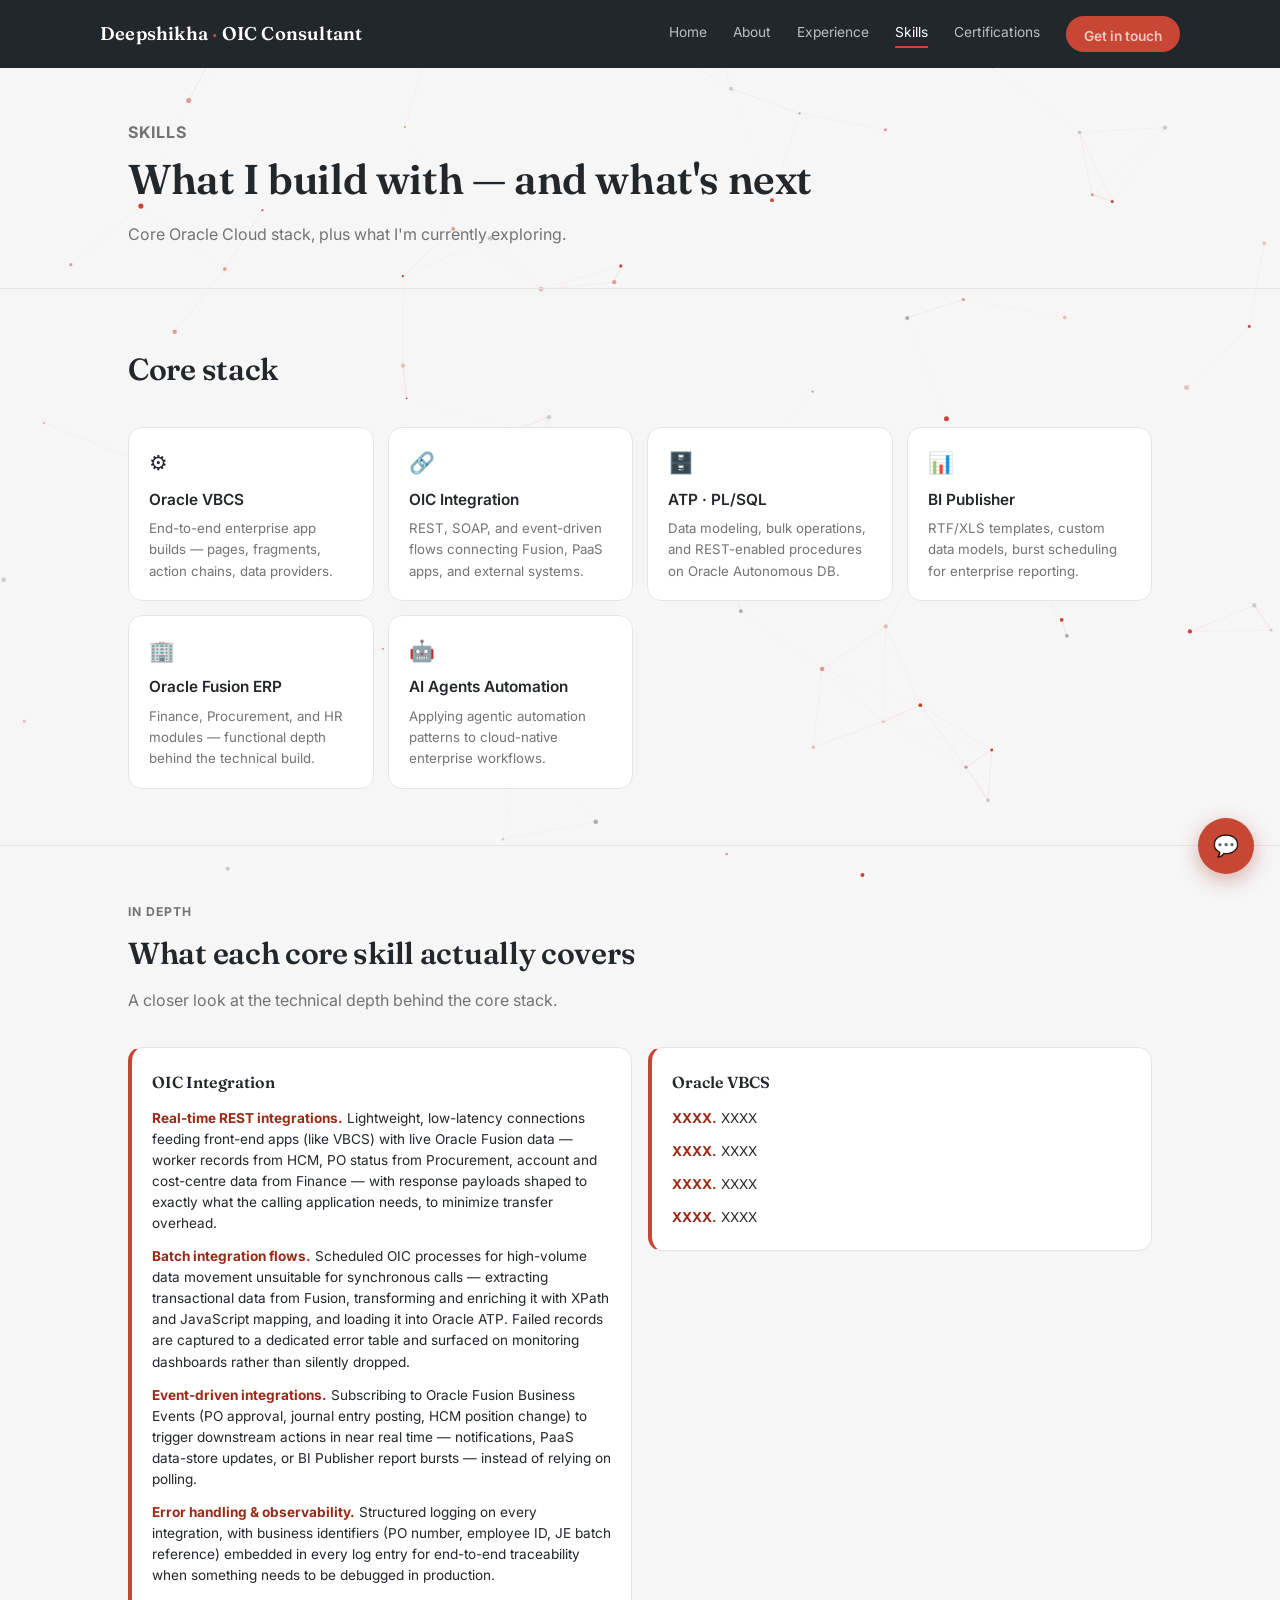
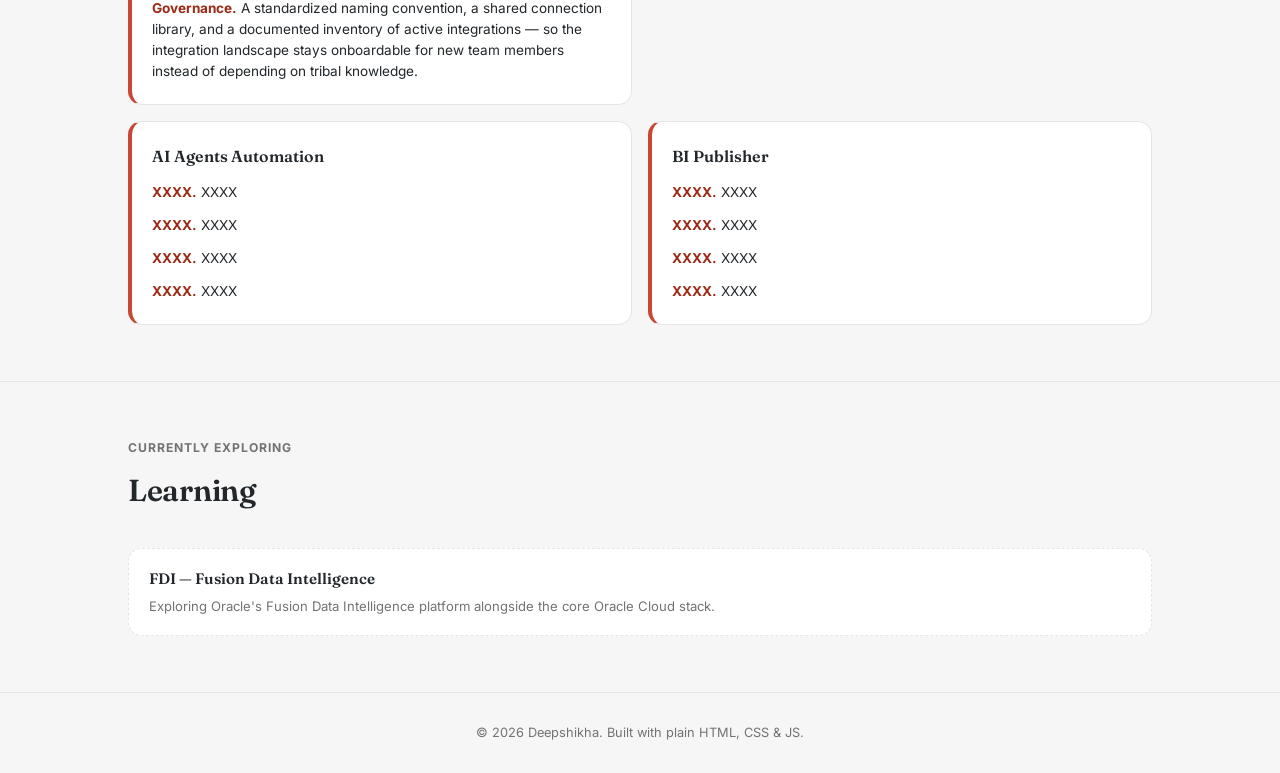
<file: skills.html>
<!DOCTYPE html>
<html lang="en">
<head>
<meta charset="UTF-8">
<title>Skills — Deepshikha</title>
<meta name="viewport" content="width=device-width, initial-scale=1">
<meta name="description" content="Deepshikha — Oracle Integration Cloud Consultant specializing in VBCS, OIC, ATP, and BI Publisher.">
<link rel="preconnect" href="https://fonts.googleapis.com">
<link rel="preconnect" href="https://fonts.gstatic.com" crossorigin>
<link href="https://fonts.googleapis.com/css2?family=Fraunces:opsz,wght@9..144,400;9..144,500;9..144,600;9..144,700&family=Inter:wght@400;500;600;700&display=swap" rel="stylesheet">
<link rel="stylesheet" href="style.css">
</head>
<body>
<canvas id="bg-canvas" aria-hidden="true"></canvas>
<div id="page-spinner" aria-hidden="true">
  <div class="ring-outer"></div><div class="ring-mid"></div><div class="ring-dot"></div>
</div>

<div id="page-body">

<header class="site">
  <div class="wrap navrow">
    <a href="index.html" class="brand">Deepshikha <span>·</span> OIC Consultant</a>
    <button id="navToggle" aria-label="Toggle menu">☰</button>
    <nav class="links" id="navLinks">
      <a href="index.html">Home</a>
      <a href="about.html">About</a>
      <a href="experience.html">Experience</a>
      <a href="skills.html" class="active">Skills</a>
      <a href="certifications.html">Certifications</a>
      <a href="contact.html" class="navcta">Get in touch</a>
    </nav>
  </div>
</header>

<main id="top">

  <section class="page-hero">
    <div class="wrap">
      <p class="kicker">Skills</p>
      <h1>What I build with — and what's next</h1>
      <p>Core Oracle Cloud stack, plus what I'm currently exploring.</p>
    </div>
  </section>
  <section>
    <div class="wrap">
      <div class="section-head">
        <h2>Core stack</h2>
      </div>
      <div class="skill-grid">
        <div class="skill-card"><span class="sic">⚙️</span><h3>Oracle VBCS</h3><p>End-to-end enterprise app builds — pages, fragments, action chains, data providers.</p></div>
        <div class="skill-card"><span class="sic">🔗</span><h3>OIC Integration</h3><p>REST, SOAP, and event-driven flows connecting Fusion, PaaS apps, and external systems.</p></div>
        <div class="skill-card"><span class="sic">🗄️</span><h3>ATP · PL/SQL</h3><p>Data modeling, bulk operations, and REST-enabled procedures on Oracle Autonomous DB.</p></div>
        <div class="skill-card"><span class="sic">📊</span><h3>BI Publisher</h3><p>RTF/XLS templates, custom data models, burst scheduling for enterprise reporting.</p></div>
        <div class="skill-card"><span class="sic">🏢</span><h3>Oracle Fusion ERP</h3><p>Finance, Procurement, and HR modules — functional depth behind the technical build.</p></div>
        <div class="skill-card"><span class="sic">🤖</span><h3>AI Agents Automation</h3><p>Applying agentic automation patterns to cloud-native enterprise workflows.</p></div>
      </div>
    </div>
  </section>
  <section>
    <div class="wrap">
      <div class="section-head">
        <p class="kicker">In depth</p>
        <h2>What each core skill actually covers</h2>
        <p>A closer look at the technical depth behind the core stack.</p>
      </div>
      <div class="indepth-grid">

        <div class="indepth-card">
          <h3>OIC Integration</h3>
          <p><strong>Real-time REST integrations.</strong> Lightweight, low-latency connections feeding front-end apps (like VBCS) with live Oracle Fusion data — worker records from HCM, PO status from Procurement, account and cost-centre data from Finance — with response payloads shaped to exactly what the calling application needs, to minimize transfer overhead.</p>
          <p><strong>Batch integration flows.</strong> Scheduled OIC processes for high-volume data movement unsuitable for synchronous calls — extracting transactional data from Fusion, transforming and enriching it with XPath and JavaScript mapping, and loading it into Oracle ATP. Failed records are captured to a dedicated error table and surfaced on monitoring dashboards rather than silently dropped.</p>
          <p><strong>Event-driven integrations.</strong> Subscribing to Oracle Fusion Business Events (PO approval, journal entry posting, HCM position change) to trigger downstream actions in near real time — notifications, PaaS data-store updates, or BI Publisher report bursts — instead of relying on polling.</p>
          <p><strong>Error handling &amp; observability.</strong> Structured logging on every integration, with business identifiers (PO number, employee ID, JE batch reference) embedded in every log entry for end-to-end traceability when something needs to be debugged in production.</p>
          <p><strong>Governance.</strong> A standardized naming convention, a shared connection library, and a documented inventory of active integrations — so the integration landscape stays onboardable for new team members instead of depending on tribal knowledge.</p>
        </div>

        <div class="indepth-card">
          <h3>Oracle VBCS</h3>
          <p><strong>XXXX.</strong> XXXX</p>
          <p><strong>XXXX.</strong> XXXX</p>
          <p><strong>XXXX.</strong> XXXX</p>
          <p><strong>XXXX.</strong> XXXX</p>
        </div>

        <div class="indepth-card">
          <h3>AI Agents Automation</h3>
          <p><strong>XXXX.</strong> XXXX</p>
          <p><strong>XXXX.</strong> XXXX</p>
          <p><strong>XXXX.</strong> XXXX</p>
          <p><strong>XXXX.</strong> XXXX</p>
        </div>

        <div class="indepth-card">
          <h3>BI Publisher</h3>
          <p><strong>XXXX.</strong> XXXX</p>
          <p><strong>XXXX.</strong> XXXX</p>
          <p><strong>XXXX.</strong> XXXX</p>
          <p><strong>XXXX.</strong> XXXX</p>
        </div>

      </div>
    </div>
  </section>


  <section>
    <div class="wrap">
      <div class="section-head">
        <p class="kicker">Currently exploring</p>
        <h2>Learning</h2>
      </div>
      <div class="learn-grid">
        <div class="learn-card"><h3>FDI — Fusion Data Intelligence</h3><p>Exploring Oracle's Fusion Data Intelligence platform alongside the core Oracle Cloud stack.</p></div>
      </div>
    </div>
  </section>

</main>

<footer>© <span id="yr"></span> Deepshikha. Built with plain HTML, CSS &amp; JS.</footer>

</div><!-- /page-body -->

<!-- Contact modal: Draft -> Sending -> Sent -->
<div id="cm-overlay" role="dialog" aria-modal="true" aria-labelledby="cm-title">
  <div id="cm-modal">
    <div id="cm-head">
      <h3 id="cm-title">📬 Get in touch</h3>
      <button id="cm-close" onclick="cmClose()" aria-label="Close">✕</button>
    </div>
    <div id="cm-body">
      <div class="cm-stepper">
        <div class="cm-step" id="cms-1"><div class="cm-dot">1</div><div class="cm-lbl">Draft</div></div>
        <div class="cm-conn" id="cmc-12"></div>
        <div class="cm-step" id="cms-2"><div class="cm-dot">2</div><div class="cm-lbl">Sending</div></div>
        <div class="cm-conn" id="cmc-23"></div>
        <div class="cm-step" id="cms-3"><div class="cm-dot">3</div><div class="cm-lbl">Sent</div></div>
      </div>

      <div id="cm-s1">
        <div class="cm-field"><label for="cm-name">Your name</label><input class="cm-input" id="cm-name" type="text" placeholder="e.g. Priya Sharma"></div>
        <div class="cm-field"><label for="cm-email">Email address</label><input class="cm-input" id="cm-email" type="email" placeholder="you@company.com"></div>
        <div class="cm-field"><label for="cm-subj">Subject</label>
          <select class="cm-input" id="cm-subj">
            <option value="">Select a subject...</option>
            <option>Oracle Cloud Consulting Opportunity</option>
            <option>OIC / VBCS Architecture Discussion</option>
            <option>Speaking / Article Collaboration</option>
            <option>General Inquiry</option>
          </select>
        </div>
        <div class="cm-field"><label for="cm-msg">Message</label><textarea class="cm-input" id="cm-msg" placeholder="Describe your project or question..."></textarea></div>
        <div class="cm-err" id="cm-err"></div>
        <button class="cm-submit" id="cm-submit-btn" onclick="cmSubmit()">Send message →</button>
      </div>

      <div id="cm-s2" style="display:none; text-align:center; padding:26px 0;">
        <div class="cm-spin"></div>
        <div style="font-size:.9rem; font-weight:700;" id="cm-route-msg">Preparing your message...</div>
        <div style="font-size:.73rem; color:var(--muted); margin-top:5px;" id="cm-route-sub">Opening your email client</div>
      </div>

      <div id="cm-s3" style="display:none; text-align:center; padding:18px 0;">
        <div class="cm-check">✓</div>
        <div style="font-size:1rem; font-weight:800; margin-bottom:5px;">Message ready</div>
        <div style="font-size:.81rem; color:var(--muted); line-height:1.6;">Your email client should have opened with the message pre-filled.<br>If not, email <strong style="color:var(--gold-deep);">deepshikha@example.com</strong> directly.</div>
        <div class="cm-receipt" id="cm-receipt"></div>
        <button class="btn btn-ghost" style="margin-top:14px;" onclick="cmReset()">Send another →</button>
      </div>
    </div>
  </div>
</div>

<!-- Chat widget -->
<button id="chat-bubble" aria-label="Chat about Deepshikha">💬</button>
<div id="chat-panel" role="dialog" aria-label="Chat about Deepshikha">
  <div class="chat-head">
    <div class="av">🤖</div>
    <div><div class="t">Ask about Deepshikha</div><div class="s">Answers common questions</div></div>
    <button class="chat-close" onclick="chatToggle()" aria-label="Close">✕</button>
  </div>
  <div class="chat-msgs" id="chatMsgs">
    <div class="cm-msg bot">Hi! Ask me about Deepshikha's experience, skills, or projects.</div>
  </div>
  <div class="chat-chips" id="chatChips">
    <button class="chip" onclick="chatAsk('projects')">Work</button>
    <button class="chip" onclick="chatAsk('skills')">Skills</button>
    <button class="chip" onclick="chatAsk('experience')">Experience</button>
    <button class="chip" onclick="chatAsk('contact')">Contact</button>
  </div>
  <div class="chat-input-row">
    <input id="chatInput" placeholder="Type a question..." onkeydown="if(event.key==='Enter')chatAsk()">
    <button class="chat-send" id="chatSendBtn" onclick="chatAsk()" aria-label="Send">➤</button>
  </div>
</div>

<script src="app.js"></script>
</body>
</html>
</file>
<file: style.css>
:root{
  --ink:#22272B;        /* Redwood Neutral Dark */
  --ink-soft:#32383D;
  --gold:#C74634;        /* Redwood Red — primary accent */
  --gold-deep:#9B2915;    /* Redwood Red Deep */
  --gold-light:#FFF5F3;   /* Redwood Red Light */
  --ivory:#F6F6F6;        /* Redwood Page BG */
  --paper:#FFFFFF;
  --line:#E5E5E5;
  --muted:#737373;        /* Redwood Muted */
  --text:#22272B;
  --radius:14px;
  --maxw:1080px;
}
*{box-sizing:border-box;}
html{scroll-behavior:smooth;}
html,body{background:var(--ivory);}
body{
  margin:0; color:var(--text);
  font-family:'Inter',system-ui,sans-serif;
  line-height:1.6; -webkit-font-smoothing:antialiased;
  position:relative;
}
h1,h2,h3,.serif{ font-family:'Fraunces',serif; }
a{ color:inherit; }
img{max-width:100%;display:block;}
.wrap{ max-width:var(--maxw); margin:0 auto; padding:0 28px; }
:focus-visible{ outline:2px solid var(--gold-deep); outline-offset:3px; }
@media (prefers-reduced-motion: reduce){ *{ animation:none !important; transition:none !important; } }

/* particle background canvas */
#bg-canvas{ position:fixed; inset:0; width:100%; height:100%; z-index:0; pointer-events:none; display:block; }
#page-body{ position:relative; z-index:1; }

/* page-load spinner */
#page-spinner{
  position:fixed; top:50%; left:50%; transform:translate(-50%,-50%);
  width:50px; height:50px; z-index:500; pointer-events:none;
  transition:opacity .5s ease, transform .5s ease;
}
#page-spinner.done{ opacity:0; transform:translate(-50%,-50%) scale(.6); }
#page-spinner .ring-outer{ position:absolute; inset:0; border-radius:50%; border:2px solid rgba(199,70,52,.18); border-top-color:var(--gold-deep); animation:spinCW 1.1s linear infinite; }
#page-spinner .ring-mid{ position:absolute; top:8px; left:8px; right:8px; bottom:8px; border-radius:50%; border:1.5px solid rgba(199,70,52,.14); border-bottom-color:var(--gold-deep); animation:spinCCW .75s linear infinite; }
#page-spinner .ring-dot{ position:absolute; top:50%; left:50%; width:5px; height:5px; background:var(--gold-deep); border-radius:50%; transform:translate(-50%,-50%); animation:spinPulse 1.1s ease-in-out infinite; }
@keyframes spinCW{ to{ transform:rotate(360deg); } }
@keyframes spinCCW{ to{ transform:rotate(-360deg); } }
@keyframes spinPulse{ 0%,100%{ opacity:.4; transform:translate(-50%,-50%) scale(.8); } 50%{ opacity:1; transform:translate(-50%,-50%) scale(1.2); } }

/* Header */
header.site{ position:sticky; top:0; z-index:40; background:var(--ink); color:#fff; }
.navrow{ display:flex; align-items:center; justify-content:space-between; padding:16px 0; }
.brand{ font-family:'Fraunces',serif; font-weight:600; font-size:1.15rem; letter-spacing:.2px; text-decoration:none; color:#fff; }
.brand span{ color:var(--gold); }
nav.links{ display:flex; gap:26px; align-items:center; }
nav.links a{ font-size:.86rem; text-decoration:none; color:rgba(255,255,255,.7); transition:color .15s; padding-bottom:3px; border-bottom:2px solid transparent; }
nav.links a:hover{ color:#fff; }
nav.links a.active{ color:#fff; border-bottom-color:var(--gold); }
.navcta{ background:var(--gold); color:#fff; padding:9px 18px; border-radius:999px; font-weight:600; font-size:.84rem; text-decoration:none; border:none; cursor:pointer; }
.navcta:hover{ background:var(--gold-deep); }
#navToggle{ display:none; background:none; border:1px solid rgba(255,255,255,.3); color:#fff; border-radius:8px; padding:7px 10px; cursor:pointer; }
@media (max-width:820px){
  nav.links{ display:none; position:absolute; top:64px; left:0; right:0; background:var(--ink); flex-direction:column; gap:0; padding:6px 0 14px; border-top:1px solid rgba(255,255,255,.08); }
  nav.links.open{ display:flex; }
  nav.links a{ padding:12px 28px; width:100%; border-bottom:none; border-left:3px solid transparent; }
  nav.links a.active{ border-left-color:var(--gold); border-bottom:none; background:rgba(255,255,255,.04); }
  #navToggle{ display:block; }
}

/* Home hero */
.hero{ padding:76px 0 64px; }
.hero-grid{ display:grid; grid-template-columns:1.15fr .85fr; gap:56px; align-items:start; }
@media (max-width:860px){ .hero-grid{ grid-template-columns:1fr; } }
.kicker{ font-size:.76rem; color:var(--gold-deep); font-weight:700; margin:0 0 14px; text-transform:uppercase; letter-spacing:1px; }
.exp-badge{
  display:inline-flex; align-items:center; gap:8px;
  background:var(--gold-light); border:1px solid #F3C9C1; color:var(--gold-deep);
  font-size:.82rem; font-weight:600; padding:6px 14px 6px 10px;
  border-radius:999px; margin:0 0 18px;
}
.exp-badge-dot{ width:7px; height:7px; border-radius:50%; background:#3E8E5A; flex-shrink:0; }
.hero h1{ font-size:clamp(2.1rem,4.6vw,3.35rem); line-height:1.08; font-weight:600; margin:0 0 20px; letter-spacing:-.5px; }
.hero p.lede{ font-size:1.06rem; color:var(--muted); max-width:56ch; margin:0 0 28px; }
.hero-actions{ display:flex; gap:14px; flex-wrap:wrap; }
.btn{ display:inline-block; padding:12px 22px; border-radius:8px; text-decoration:none; font-weight:600; font-size:.92rem; cursor:pointer; border:1px solid transparent; }
.btn-primary{ background:var(--gold); color:#fff; }
.btn-primary:hover{ background:var(--gold-deep); }
.btn-ghost{ border-color:var(--line); color:var(--ink); background:transparent; }
.btn-ghost:hover{ border-color:var(--gold-deep); color:var(--gold-deep); }

.ledger{ background:var(--paper); border:1px solid var(--line); border-radius:var(--radius); padding:26px 26px 8px; }
.ledger-title{ font-size:.72rem; color:var(--muted); letter-spacing:.3px; margin:0 0 16px; font-weight:600; }
.ledger-row{ display:flex; align-items:baseline; gap:8px; padding:13px 0; border-top:1px dashed var(--line); }
.ledger-row:first-of-type{ border-top:none; }
.ledger-label{ font-size:.86rem; color:var(--text); white-space:nowrap; }
.ledger-dots{ flex:1; border-bottom:1px dotted #C9C2B2; height:1px; margin-bottom:4px; }
.ledger-val{ font-family:'Fraunces',serif; font-weight:600; font-size:1.05rem; color:var(--gold-deep); white-space:nowrap; }

/* Home hero — profile card with photo */
.profile-hero-card{
  display:grid; grid-template-columns:1fr 360px; background:var(--paper);
  border:1px solid var(--line); border-radius:20px; overflow:hidden; align-items:stretch;
}
@media (max-width:820px){ .profile-hero-card{ grid-template-columns:1fr; } }
.profile-hero-text{ padding:44px; min-width:0; }
.profile-hero-text h1{ font-size:clamp(2rem,4vw,2.8rem); font-weight:800; margin:0 0 6px; letter-spacing:-.5px; font-family:'Inter',sans-serif; }
.profile-hero-role{ color:var(--gold); font-weight:700; font-size:1.05rem; margin:0 0 4px; }
.profile-hero-loc{ color:var(--muted); font-size:.9rem; margin:0 0 16px; }
.profile-hero-bio{ color:var(--text); font-size:.98rem; max-width:64ch; margin:18px 0 22px; }
.profile-hero-text .skill-pill-row{ margin-bottom:26px; }
.profile-hero-photo{ position:relative; min-height:320px; background:var(--ink); }
@media (max-width:820px){ .profile-hero-photo{ order:-1; min-height:260px; } }
.photo-fallback{ position:absolute; inset:0; display:flex; align-items:center; justify-content:center; font-family:'Fraunces',serif; font-size:5rem; font-weight:600; color:var(--gold); }
.profile-hero-photo img{ position:relative; z-index:1; width:100%; height:100%; object-fit:cover; display:block; }

/* Home — Oracle Cloud Journey stepper card */
.journey-card{ background:var(--paper); border:1px solid var(--line); border-radius:20px; padding:32px 36px; }
.journey-head{ display:flex; align-items:center; justify-content:space-between; gap:14px; margin-bottom:14px; flex-wrap:wrap; }
.journey-head h2{ font-size:1.25rem; font-weight:700; margin:0; font-family:'Inter',sans-serif; }
.journey-status{ display:inline-flex; align-items:center; gap:6px; background:var(--gold-light); color:var(--gold-deep); font-size:.76rem; font-weight:700; padding:6px 14px; border-radius:999px; white-space:nowrap; }
.journey-text{ color:var(--muted); font-size:.96rem; max-width:90ch; margin:0 0 40px; }
.journey-steps{ display:flex; align-items:flex-start; max-width:420px; }
.journey-step{ position:relative; flex:1; display:flex; flex-direction:column; align-items:center; gap:12px; }
.journey-step:not(:last-child)::after{ content:""; position:absolute; top:26px; left:50%; width:100%; height:2px; background:var(--line); z-index:0; }
.journey-step.done:not(:last-child)::after{ background:var(--ink); }
.journey-dot{ position:relative; z-index:1; width:52px; height:52px; border-radius:50%; background:var(--ink); color:#fff; display:flex; align-items:center; justify-content:center; font-size:1.1rem; font-weight:700; }
.journey-step.current .journey-dot{ background:var(--gold); box-shadow:0 0 0 6px var(--gold-light); }
.journey-label{ font-size:.85rem; font-weight:700; text-align:center; color:var(--text); margin:0; line-height:1.4; }
.journey-now{ color:var(--gold-deep); font-size:.75rem; font-weight:700; }

/* Home: skill pill row under the hero */
.skill-pill-row{ display:flex; flex-wrap:wrap; gap:10px; }
.skill-pill{
  display:inline-flex; align-items:center; gap:8px;
  background:var(--paper); border:1px solid var(--line); border-radius:999px;
  padding:9px 16px; font-size:.85rem; font-weight:600; color:var(--text);
  text-decoration:none; transition:border-color .15s, transform .15s;
}
.skill-pill span{ font-size:1rem; line-height:1; }
.skill-pill:hover{ border-color:var(--gold-deep); color:var(--gold-deep); transform:translateY(-1px); }

/* Home: quick-link cards to other pages */
.quicklinks{ display:grid; grid-template-columns:repeat(auto-fit,minmax(220px,1fr)); gap:14px; margin-top:14px; }
.qlink{ background:var(--paper); border:1px solid var(--line); border-radius:var(--radius); padding:20px 22px; text-decoration:none; color:var(--text); transition:border-color .15s, transform .15s; display:block; }
.qlink:hover{ border-color:var(--gold-deep); transform:translateY(-2px); }
.qlink .qi{ font-size:1.3rem; margin-bottom:8px; display:block; }
.qlink h3{ font-size:.98rem; margin:0 0 5px; font-weight:600; font-family:'Inter',sans-serif; }
.qlink p{ margin:0; font-size:.82rem; color:var(--muted); }

/* Closing CTA card on Home */
.cta-card{ background:var(--paper); border:1px solid var(--line); border-radius:14px; padding:36px 40px; }
.cta-card h2{ font-size:clamp(1.3rem,2.4vw,1.6rem); font-weight:700; margin:0 0 10px; letter-spacing:-.3px; font-family:'Inter',sans-serif; }
.cta-card p{ color:var(--muted); margin:0 0 22px; max-width:70ch; font-size:.95rem; }
.cta-card .hero-actions{ margin:0; }

/* Sub-page header banner */
.page-hero{ padding:52px 0 40px; border-top:none; }
.page-hero h1{ font-size:clamp(1.8rem,3.6vw,2.6rem); font-weight:600; margin:0 0 10px; letter-spacing:-.4px; }
.page-hero p{ color:var(--muted); max-width:62ch; margin:0; font-size:1rem; }

section{ padding:56px 0; border-top:1px solid var(--line); }
main > section:first-of-type{ border-top:none; }
.section-head{ margin-bottom:34px; max-width:64ch; }
.section-head .kicker{ margin-bottom:8px; }
.section-head h2{ font-size:clamp(1.4rem,2.4vw,1.9rem); font-weight:600; margin:0 0 10px; letter-spacing:-.3px; }
.section-head p{ color:var(--muted); margin:0; }

.about-body{ max-width:70ch; font-size:1.02rem; color:var(--text); }
.about-body p{ margin:0 0 16px; }

/* Skills page — "In depth" 4-column card grid */
.indepth-grid{ display:grid; grid-template-columns:repeat(2,1fr); gap:16px; align-items:start; }
@media (max-width:560px){ .indepth-grid{ grid-template-columns:1fr; } }
.indepth-card{ background:var(--paper); border:1px solid var(--line); border-left:4px solid var(--gold); border-radius:var(--radius); padding:22px 20px; min-width:0; }
.indepth-card h3{ font-size:1rem; font-weight:600; margin:0 0 12px; }
.indepth-card p{ font-size:.85rem; color:var(--text); margin:0 0 12px; line-height:1.55; }
.indepth-card p:last-child{ margin-bottom:0; }
.indepth-card p strong{ color:var(--gold-deep); }

/* About page — two column profile layout */
.about-grid{ display:grid; grid-template-columns:300px 1fr; gap:22px; align-items:start; }
@media (max-width:860px){ .about-grid{ grid-template-columns:1fr; } }
.about-side{ display:flex; flex-direction:column; gap:18px; min-width:0; }
.about-main{ display:flex; flex-direction:column; gap:18px; min-width:0; }
.side-card{ background:var(--paper); border:1px solid var(--line); border-radius:var(--radius); padding:22px; }
.side-card-title{ font-size:.7rem; text-transform:uppercase; letter-spacing:.5px; color:var(--muted); font-weight:700; margin:0 0 16px; }

.profile-card{ background:var(--paper); border:1px solid var(--line); border-radius:var(--radius); padding:26px 22px; text-align:center; }
.avatar-circle{
  width:74px; height:74px; border-radius:50%; background:var(--ink); color:var(--gold);
  display:flex; align-items:center; justify-content:center; font-family:'Fraunces',serif;
  font-size:1.8rem; font-weight:600; margin:0 auto 14px;
}
.profile-name{ font-size:1.15rem; font-weight:600; margin:0 0 3px; }
.profile-role{ font-size:.85rem; color:var(--gold-deep); font-weight:600; margin:0 0 12px; }
.badge-pill{
  display:inline-flex; align-items:center; gap:7px; background:#E7F3EA; color:#2E7D46;
  font-size:.76rem; font-weight:700; padding:5px 13px; border-radius:999px; margin:0 0 18px;
}
.badge-dot{ width:6px; height:6px; border-radius:50%; background:#2E7D46; }
.profile-actions{ display:flex; flex-direction:column; gap:9px; }

.prof-bar-row{ display:flex; justify-content:space-between; font-size:.85rem; margin-bottom:6px; }
.prof-label{ color:var(--text); }
.prof-pct{ color:var(--gold-deep); font-weight:700; }
.prof-bar-track{ height:5px; background:var(--ivory); border:1px solid var(--line); border-radius:4px; margin-bottom:16px; overflow:hidden; }
.prof-bar-fill{ height:100%; background:var(--gold-deep); border-radius:4px; }

.sme-grid{ display:grid; grid-template-columns:1fr 1fr; gap:12px; }
.sme-card{ background:var(--ivory); border:1px dashed var(--line); border-radius:8px; padding:14px; }
.sme-card .sme-ic{ font-size:.72rem; color:var(--muted); display:block; margin-bottom:4px; }
.sme-card h4{ font-size:.86rem; margin:0 0 4px; font-weight:700; font-family:'Inter',sans-serif; }
.sme-card p{ margin:0; font-size:.78rem; color:var(--muted); }

.interest-tags{ display:flex; flex-wrap:wrap; gap:8px; }
.interest-tag{ font-size:.78rem; background:var(--ivory); border:1px solid var(--line); color:var(--text); padding:6px 12px 6px 10px; border-radius:999px; display:inline-flex; align-items:center; gap:6px; }
.interest-tag::before{ content:""; width:5px; height:5px; border-radius:50%; background:var(--gold); flex-shrink:0; }

.mini-timeline{ display:flex; flex-direction:column; gap:16px; }
.mini-tl-item{ border-left:2px solid var(--line); padding-left:14px; }
.mini-tl-co{ font-family:'Fraunces',serif; font-weight:600; font-size:1rem; margin:0 0 2px; }
.mini-tl-role{ font-size:.85rem; color:var(--gold-deep); margin:0 0 2px; }
.mini-tl-dates{ font-size:.78rem; color:var(--muted); margin:0; }

.skill-grid{ display:grid; grid-template-columns:repeat(auto-fit,minmax(220px,1fr)); gap:14px; }
.skill-card{ background:var(--paper); border:1px solid var(--line); border-radius:var(--radius); padding:18px 20px; }
.skill-card .sic{ font-size:1.3rem; margin-bottom:8px; display:block; }
.skill-card h3{ font-size:.96rem; margin:0 0 6px; font-weight:600; font-family:'Inter',sans-serif; }
.skill-card p{ margin:0; font-size:.83rem; color:var(--muted); }

.xp-item{ display:grid; grid-template-columns:200px 1fr; gap:28px; padding:26px 0; border-top:1px solid var(--line); }
.xp-item:first-child{ border-top:none; padding-top:0; }
@media (max-width:700px){ .xp-item{ grid-template-columns:1fr; gap:8px; } }
.xp-meta .co{ font-family:'Fraunces',serif; font-weight:600; font-size:1.05rem; margin:0 0 4px; }
.xp-meta .role{ font-size:.85rem; color:var(--gold-deep); font-weight:600; margin:0 0 4px; }
.xp-meta .dates{ font-size:.8rem; color:var(--muted); margin:0; }
.xp-body ul{ margin:0; padding-left:18px; color:var(--text); }
.xp-body li{ margin-bottom:8px; font-size:.94rem; }

.proj-grid{ display:grid; grid-template-columns:1fr; gap:18px; }
.proj-card{ background:var(--paper); border:1px solid var(--line); border-left:4px solid var(--gold); border-radius:var(--radius); padding:24px 26px 24px 24px; }
.proj-card h3{ font-size:1.15rem; font-weight:600; margin:0 0 8px; }
.proj-card p.dek{ color:var(--text); margin:0 0 14px; font-size:.95rem; }
.proj-tags{ display:flex; flex-wrap:wrap; gap:8px; margin-bottom:12px; }
.tag{ font-size:.74rem; background:var(--ivory); border:1px solid var(--line); color:var(--muted); padding:4px 10px 4px 8px; border-radius:999px; display:inline-flex; align-items:center; gap:5px; }
.tag::before{ content:""; width:5px; height:5px; border-radius:50%; background:var(--gold); flex-shrink:0; }
.proj-card details summary{ cursor:pointer; font-size:.85rem; font-weight:600; color:var(--gold-deep); list-style:none; }
.proj-card details summary::-webkit-details-marker{ display:none; }
.proj-card details summary::after{ content:"Read the full write-up"; }
.proj-card details[open] summary::after{ content:"Hide write-up"; }
.proj-card details p{ font-size:.9rem; color:var(--muted); margin-top:12px; }

.edu-grid{ display:grid; grid-template-columns:repeat(auto-fit,minmax(240px,1fr)); gap:16px; }
.edu-card{ border:1px solid var(--line); border-radius:var(--radius); padding:20px; background:var(--paper); }
.edu-card .deg{ font-family:'Fraunces',serif; font-weight:600; font-size:1.05rem; margin:0 0 4px; }
.edu-card .note{ font-size:.83rem; color:var(--muted); margin:0; }

/* Certifications */
.cert-list{ display:flex; flex-direction:column; gap:0; }
.cert-row{ display:flex; align-items:center; gap:16px; padding:18px 0; border-top:1px solid var(--line); }
.cert-row:first-child{ border-top:none; }
.cert-status{ flex-shrink:0; width:100px; font-size:.72rem; font-weight:700; text-align:center; padding:5px 0; border-radius:999px; }
.cert-status.done{ background:#E7F3EA; color:#2E7D46; }
.cert-status.progress{ background:var(--gold-light); color:var(--gold-deep); }
.cert-name{ font-family:'Fraunces',serif; font-weight:600; font-size:1.02rem; flex:1; }
.cert-date{ font-size:.8rem; color:var(--muted); white-space:nowrap; }

/* Projects nested under a company in the merged Experience & Projects page */
.xp-projects{ margin-top:22px; }
.xp-projects-label{ font-size:.72rem; text-transform:uppercase; letter-spacing:.5px; color:var(--muted); font-weight:700; margin:0 0 14px; }

/* Learning */
.learn-grid{ display:grid; grid-template-columns:repeat(auto-fit,minmax(200px,1fr)); gap:14px; }
.learn-card{ background:var(--paper); border:1px dashed var(--line); border-radius:var(--radius); padding:18px 20px; }
.learn-card h3{ font-size:.95rem; margin:0 0 4px; font-weight:600; }
.learn-card p{ margin:0; font-size:.82rem; color:var(--muted); }

.contact-grid{ display:grid; grid-template-columns:1fr 1fr; gap:40px; align-items:start; }
@media (max-width:760px){ .contact-grid{ grid-template-columns:1fr; } }
.contact-list{ list-style:none; padding:0; margin:0; }
.contact-list li{ padding:14px 0; border-top:1px dashed var(--line); font-size:.95rem; }
.contact-list li:first-child{ border-top:none; }
.contact-list .l{ color:var(--muted); font-size:.78rem; display:block; margin-bottom:3px; }

footer{ padding:30px 0; text-align:center; font-size:.8rem; color:var(--muted); border-top:1px solid var(--line); position:relative; z-index:1; }

/* Contact modal */
#cm-overlay{ position:fixed; inset:0; background:rgba(18,24,43,.55); z-index:200; display:none; align-items:center; justify-content:center; padding:20px; backdrop-filter:blur(3px); }
#cm-overlay.open{ display:flex; }
#cm-modal{ background:#fff; border-radius:16px; width:100%; max-width:460px; box-shadow:0 24px 80px rgba(0,0,0,.25); overflow:hidden; animation:cmIn .22s cubic-bezier(.34,1.56,.64,1); }
@keyframes cmIn{ from{ transform:translateY(20px) scale(.97); opacity:0; } to{ transform:none; opacity:1; } }
#cm-head{ background:var(--ink); padding:18px 22px; display:flex; align-items:center; justify-content:space-between; }
#cm-head h3{ color:#fff; font-size:.98rem; margin:0; font-family:'Fraunces',serif; font-weight:600; }
#cm-close{ background:rgba(255,255,255,.12); border:none; color:#fff; width:28px; height:28px; border-radius:50%; cursor:pointer; }
#cm-body{ padding:22px; }
.cm-stepper{ display:flex; align-items:center; margin-bottom:22px; }
.cm-step{ display:flex; flex-direction:column; align-items:center; gap:4px; }
.cm-dot{ width:26px; height:26px; border-radius:50%; border:2px solid var(--line); background:var(--ivory); display:flex; align-items:center; justify-content:center; font-size:.7rem; font-weight:700; color:var(--muted); transition:all .35s; }
.cm-lbl{ font-size:.62rem; font-weight:700; color:var(--muted); letter-spacing:.3px; transition:color .35s; }
.cm-step.active .cm-dot{ border-color:var(--gold-deep); background:var(--gold-deep); color:#fff; }
.cm-step.active .cm-lbl{ color:var(--gold-deep); }
.cm-step.done .cm-dot{ border-color:#3E8E5A; background:#3E8E5A; color:#fff; }
.cm-step.done .cm-lbl{ color:#3E8E5A; }
.cm-conn{ flex:1; height:2px; background:var(--line); transition:background .45s; }
.cm-conn.done{ background:#3E8E5A; }
.cm-field{ margin-bottom:13px; }
.cm-field label{ display:block; font-size:.78rem; font-weight:600; margin-bottom:5px; }
.cm-field input, .cm-field textarea{ width:100%; padding:9px 12px; border:1px solid var(--line); border-radius:8px; font-family:inherit; font-size:.87rem; background:var(--ivory); color:var(--text); outline:none; }
.cm-field textarea{ min-height:84px; resize:vertical; }
.cm-field input:focus, .cm-field textarea:focus{ border-color:var(--gold-deep); background:#fff; }
.cm-submit{ background:var(--gold-deep); color:#fff; border:none; border-radius:9px; padding:11px 0; font-size:.86rem; font-weight:700; cursor:pointer; width:100%; margin-top:4px; }
.cm-submit:hover{ background:#7A2010; }
.cm-err{ display:none; color:#9C3B2E; font-size:.76rem; padding:8px 12px; background:#FBEDEA; border:1px solid #E9C6BE; border-radius:7px; margin-bottom:10px; }
.cm-spin{ width:44px; height:44px; border:3px solid #EAD9AD; border-top-color:var(--gold-deep); border-radius:50%; animation:cmSpin .8s linear infinite; margin:0 auto 14px; }
@keyframes cmSpin{ to{ transform:rotate(360deg); } }
.cm-check{ width:52px; height:52px; border-radius:50%; background:#3E8E5A; color:#fff; font-size:1.4rem; display:flex; align-items:center; justify-content:center; margin:0 auto 12px; animation:cmPop .35s cubic-bezier(.34,1.56,.64,1) both; }
@keyframes cmPop{ from{ transform:scale(0); } to{ transform:scale(1); } }
.cm-receipt{ background:var(--ivory); border:1px solid var(--line); border-radius:9px; padding:11px 14px; margin-top:14px; font-size:.73rem; color:var(--muted); line-height:1.8; text-align:left; }

/* Chat widget */
#chat-bubble{ position:fixed; bottom:26px; right:26px; width:56px; height:56px; border-radius:50%; background:var(--gold); border:none; cursor:pointer; box-shadow:0 6px 20px rgba(155,41,21,.35); font-size:1.3rem; z-index:60; display:flex; align-items:center; justify-content:center; }
#chat-bubble:hover{ background:#B23A29; }
#chat-panel{ position:fixed; bottom:94px; right:26px; width:340px; max-width:calc(100vw - 32px); height:440px; background:#fff; border-radius:14px; box-shadow:0 20px 60px rgba(18,24,43,.25); display:flex; flex-direction:column; overflow:hidden; z-index:59; transform:translateY(16px) scale(.97); opacity:0; pointer-events:none; transition:transform .2s ease, opacity .18s ease; }
#chat-panel.open{ transform:none; opacity:1; pointer-events:all; }
.chat-head{ background:var(--ink); color:#fff; padding:14px 16px; display:flex; align-items:center; gap:10px; }
.chat-head .av{ width:32px;height:32px;border-radius:50%;background:var(--gold); display:flex; align-items:center; justify-content:center; font-size:1rem; }
.chat-head .t{ font-size:.88rem; font-weight:700; }
.chat-head .s{ font-size:.68rem; color:rgba(255,255,255,.6); }
.chat-close{ margin-left:auto; background:rgba(255,255,255,.12); border:none; color:#fff; width:26px; height:26px; border-radius:50%; cursor:pointer; }
.chat-msgs{ flex:1; overflow-y:auto; padding:14px; display:flex; flex-direction:column; gap:9px; }
.cm-msg{ max-width:85%; padding:9px 12px; border-radius:11px; font-size:.82rem; line-height:1.5; }
.cm-msg.bot{ background:#F7F1E4; border:1px solid #EAD9AD; align-self:flex-start; border-radius:3px 11px 11px 11px; }
.cm-msg.user{ background:var(--ink); color:#fff; align-self:flex-end; border-radius:11px 3px 11px 11px; }
.typing-ind{ display:flex; gap:4px; align-items:center; padding:9px 13px; background:#F7F1E4; border:1px solid #EAD9AD; border-radius:3px 11px 11px 11px; width:fit-content; align-self:flex-start; }
.typing-ind span{ width:6px; height:6px; border-radius:50%; background:var(--gold-deep); animation:typeDot 1.2s ease-in-out infinite; display:inline-block; }
.typing-ind span:nth-child(2){ animation-delay:.2s; }
.typing-ind span:nth-child(3){ animation-delay:.4s; }
@keyframes typeDot{ 0%,80%,100%{ transform:scale(.6); opacity:.4; } 40%{ transform:scale(1); opacity:1; } }
.chat-chips{ padding:0 12px 8px; display:flex; flex-wrap:wrap; gap:6px; }
.chip{ background:var(--ivory); border:1px solid var(--line); border-radius:16px; padding:5px 10px; font-size:.72rem; cursor:pointer; }
.chip:hover{ border-color:var(--gold-deep); color:var(--gold-deep); }
.chat-input-row{ display:flex; gap:8px; padding:10px; border-top:1px solid var(--line); }
.chat-input-row input{ flex:1; border:1px solid var(--line); border-radius:20px; padding:8px 12px; font-size:.82rem; outline:none; }
.chat-input-row input:focus{ border-color:var(--gold-deep); }
.chat-send{ width:34px; height:34px; border-radius:50%; background:var(--ink); color:#fff; border:none; cursor:pointer; }
.chat-send:disabled{ opacity:.5; cursor:not-allowed; }
</file>
